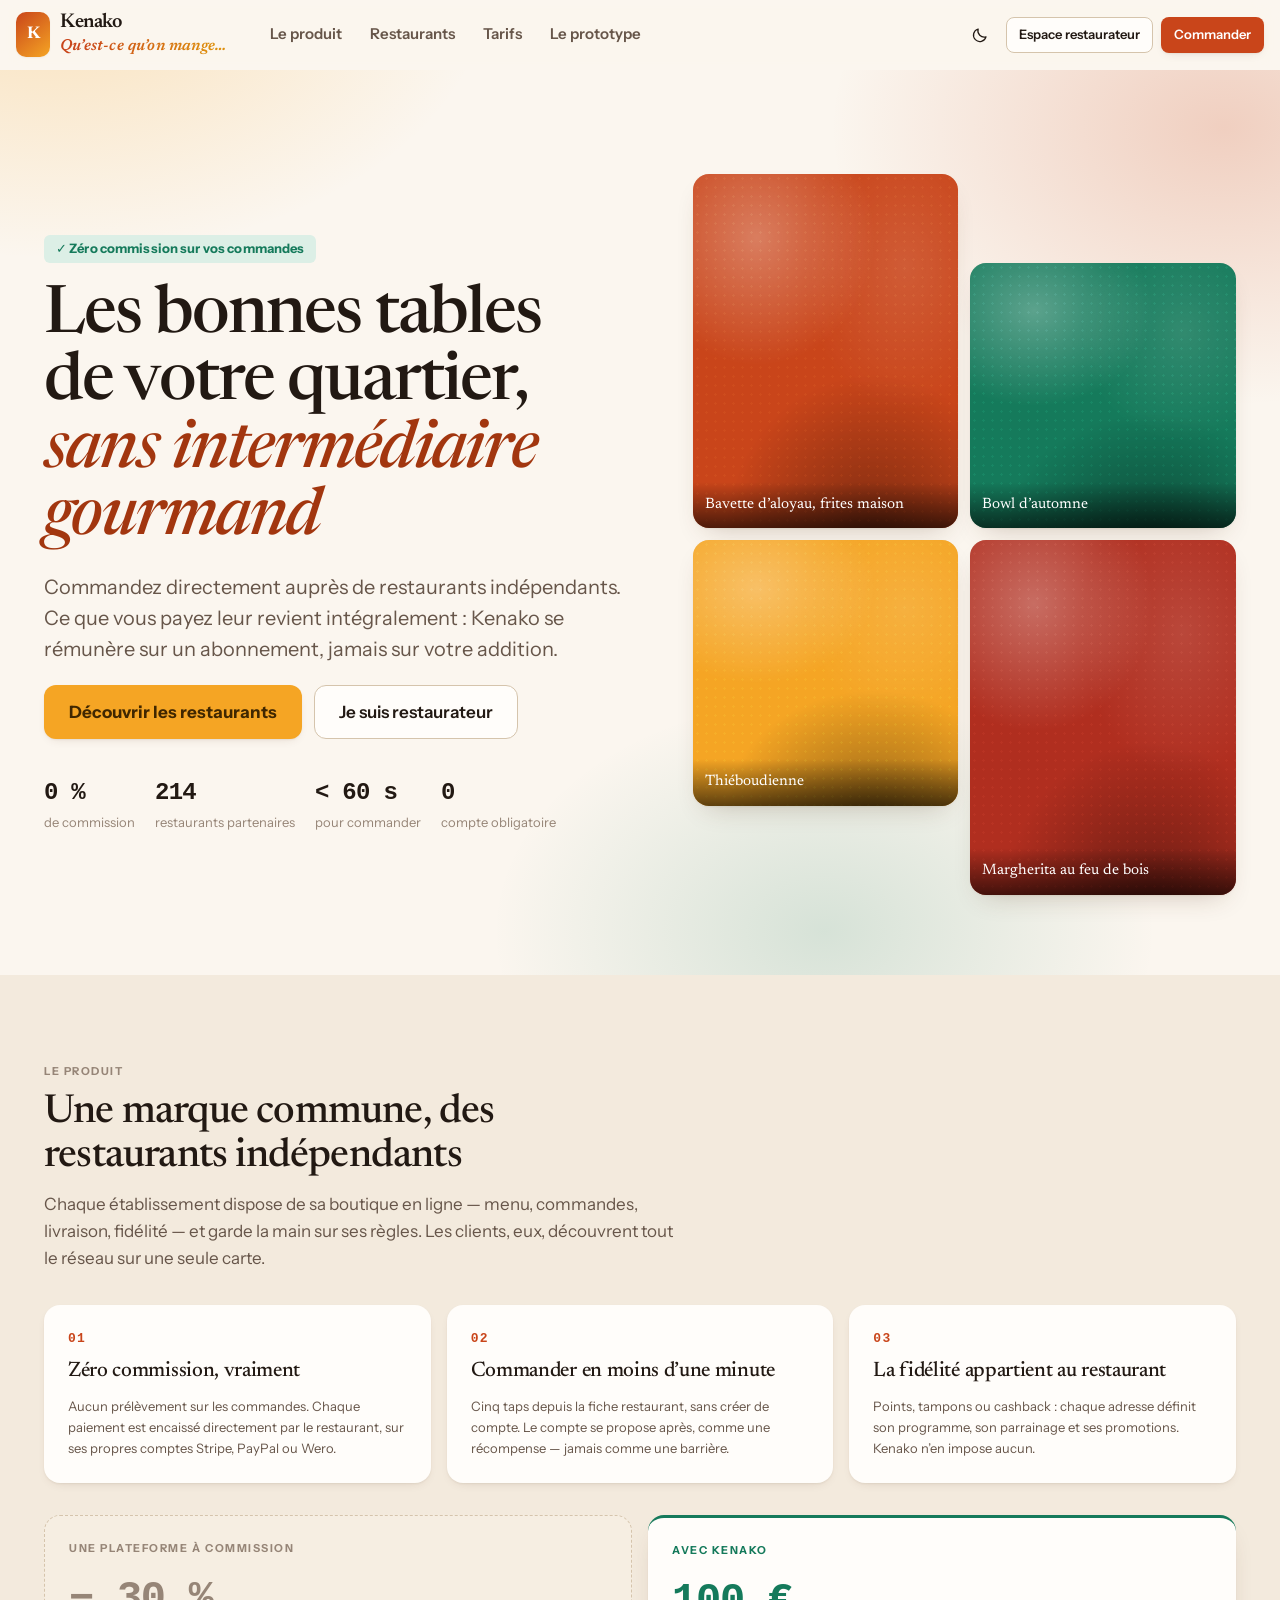
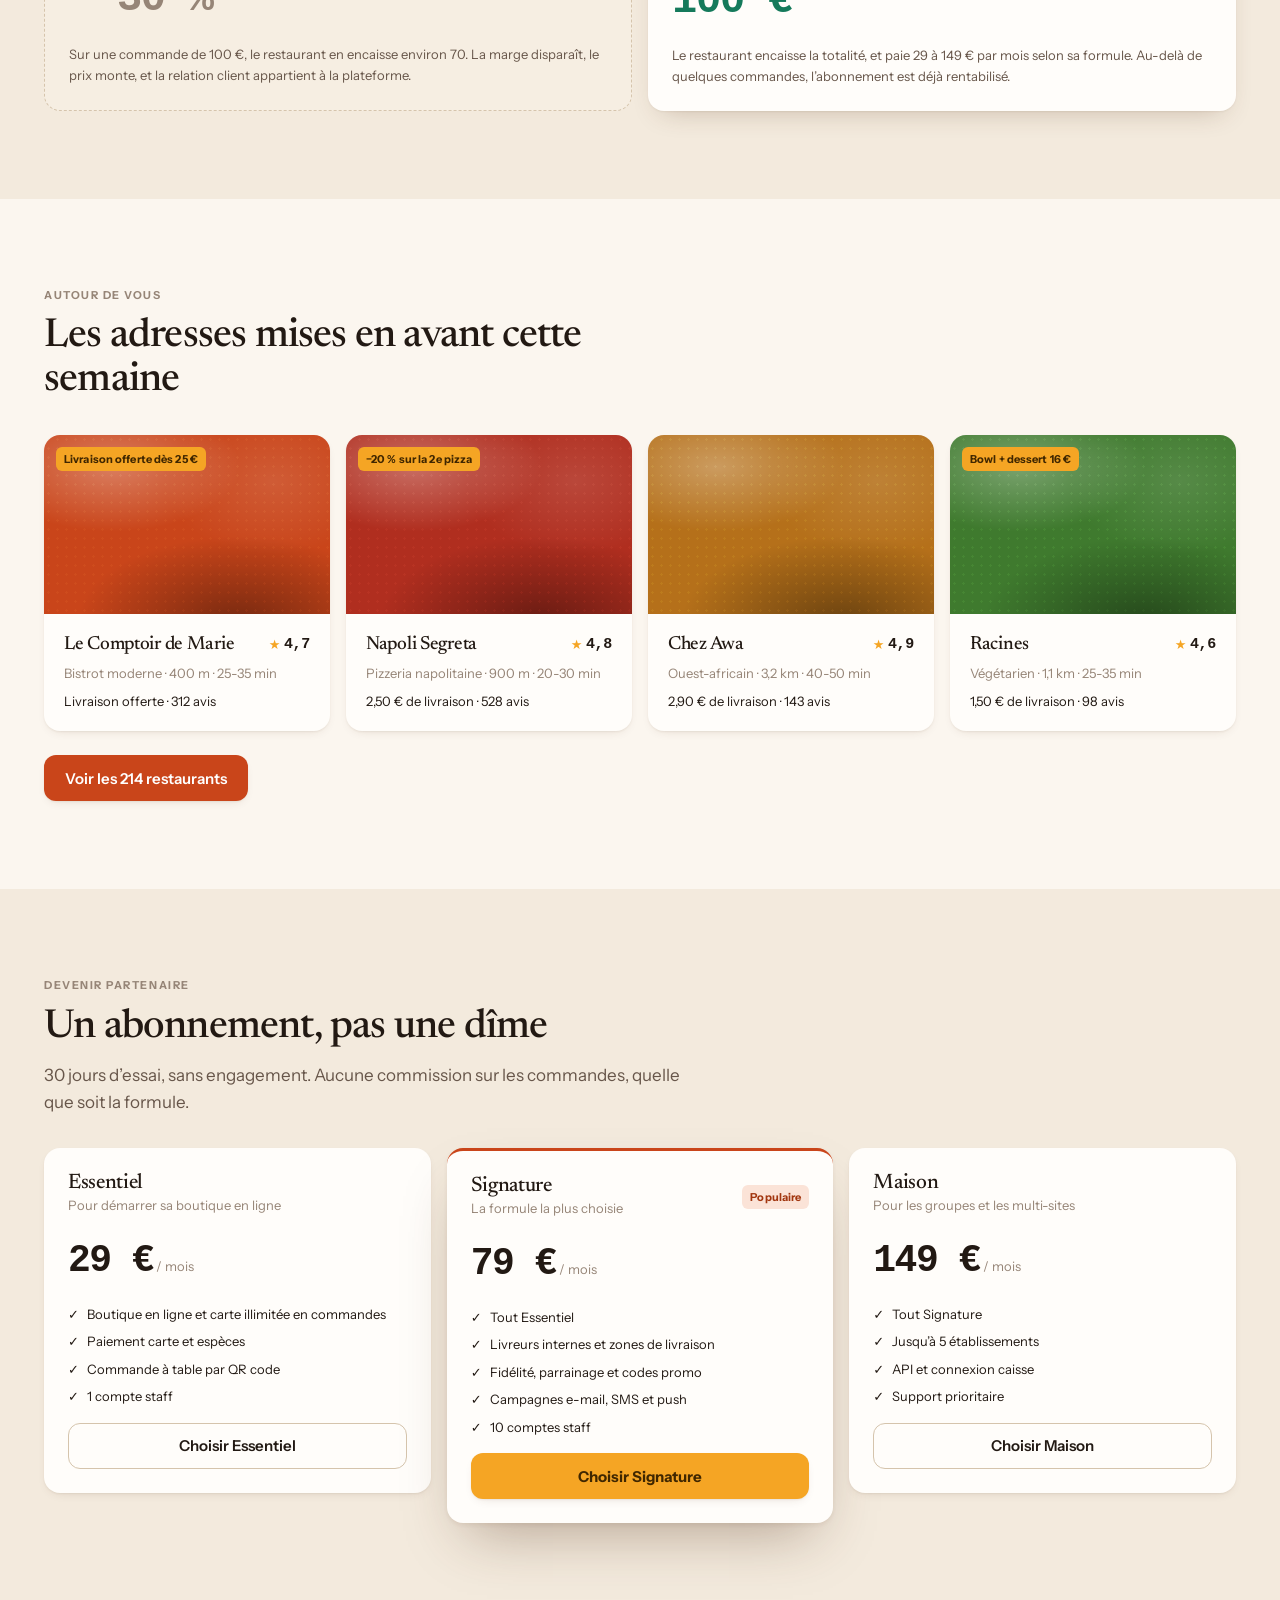
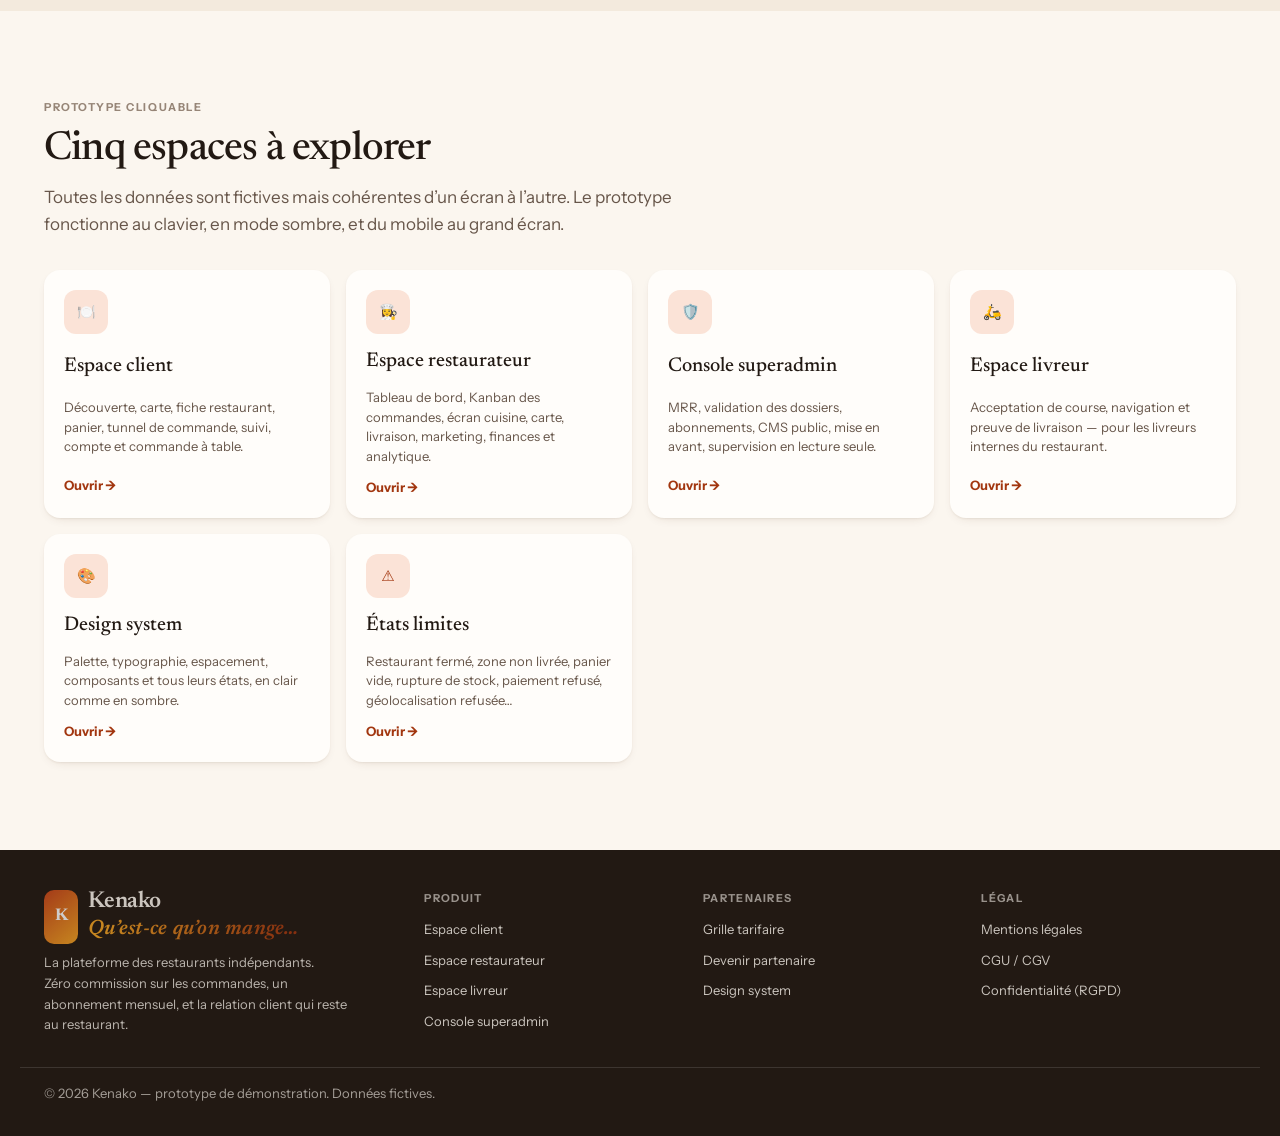
<file: index.html>
<!doctype html>
<html lang="fr" data-theme="light">
<head>
<meta charset="utf-8">
<meta name="viewport" content="width=device-width, initial-scale=1, viewport-fit=cover">
<meta name="theme-color" content="#FBF6EF">
<title>Kenako — les bonnes tables de votre quartier, sans commission</title>
<meta name="description" content="Kenako est la plateforme des restaurants indépendants : chaque établissement a sa boutique en ligne, garde 100 % de ses commandes et paie un simple abonnement mensuel.">

<meta property="og:title" content="Kenako — les bonnes tables de votre quartier, sans commission">
<meta property="og:description" content="Commandez directement auprès de restaurants indépendants. Ce que vous payez leur revient.">
<meta property="og:type" content="website">

<link rel="icon" href="assets/img/favicon.svg" type="image/svg+xml">
<link rel="manifest" href="manifest.webmanifest">

<link rel="preconnect" href="https://fonts.googleapis.com">
<link rel="preconnect" href="https://fonts.gstatic.com" crossorigin>
<link href="https://fonts.googleapis.com/css2?family=Newsreader:ital,opsz,wght@0,6..72,400;0,6..72,500;0,6..72,600;1,6..72,400&family=Instrument+Sans:ital,wght@0,400;0,500;0,600;0,700;1,400&display=swap" rel="stylesheet">

<link rel="stylesheet" href="assets/css/tokens.css">
<link rel="stylesheet" href="assets/css/base.css">
<link rel="stylesheet" href="assets/css/components.css">
<link rel="stylesheet" href="assets/css/layout.css">
<link rel="stylesheet" href="assets/css/client.css">
<link rel="stylesheet" href="assets/css/landing.css">

<script>
  (function () {
    try {
      var t = localStorage.getItem('kenako:theme');
      if (t !== 'light' && t !== 'dark') t = matchMedia('(prefers-color-scheme: dark)').matches ? 'dark' : 'light';
      document.documentElement.dataset.theme = t;
    } catch (e) { /* stockage indisponible */ }
  })();
</script>
</head>
<body>
<a class="skip-link" href="#main">Aller au contenu principal</a>

<header class="lp-nav">
  <a class="topbar__brand" href="index.html">
    <span class="logo-mark" aria-hidden="true">K</span>
    <span class="brand__text">
      <span class="brand__name">Kenako</span>
      <span class="brand-tagline">Qu’est-ce qu’on mange…</span>
    </span>
  </a>
  <nav class="lp-nav__links" aria-label="Sections du site">
    <a class="topbar__link" href="#produit">Le produit</a>
    <a class="topbar__link" href="#restaurants">Restaurants</a>
    <a class="topbar__link" href="#tarifs">Tarifs</a>
    <a class="topbar__link" href="#prototype">Le prototype</a>
  </nav>
  <div class="topbar__actions">
    <button type="button" class="btn btn--ghost btn--icon btn--sm lp-nav__desktop" data-act="toggle-theme" aria-label="Basculer le thème clair ou sombre">
      <svg class="theme-icon-light" viewBox="0 0 24 24" width="18" height="18" fill="none" stroke="currentColor" stroke-width="1.7" stroke-linecap="round" stroke-linejoin="round" aria-hidden="true"><path d="M20 14.5A8.5 8.5 0 0 1 9.5 4 8.5 8.5 0 1 0 20 14.5z"/></svg>
      <svg class="theme-icon-dark" viewBox="0 0 24 24" width="18" height="18" fill="none" stroke="currentColor" stroke-width="1.7" stroke-linecap="round" stroke-linejoin="round" aria-hidden="true"><circle cx="12" cy="12" r="4"/><path d="M12 2v2M12 20v2M2 12h2M20 12h2M4.9 4.9l1.5 1.5M17.6 17.6l1.5 1.5M19.1 4.9l-1.5 1.5M6.4 17.6l-1.5 1.5"/></svg>
    </button>
    <a class="btn btn--outline btn--sm lp-nav__desktop" href="restaurateur.html">Espace restaurateur</a>
    <a class="btn btn--primary btn--sm" href="client.html">Commander</a>
    <button type="button" class="btn btn--outline btn--icon btn--sm lp-nav__menu" data-act="open-menu"
      aria-label="Ouvrir le menu" aria-haspopup="dialog">
      <svg viewBox="0 0 24 24" width="20" height="20" fill="none" stroke="currentColor" stroke-width="1.8" stroke-linecap="round" aria-hidden="true">
        <path d="M4 7h16M4 12h16M4 17h16"/>
      </svg>
    </button>
  </div>
</header>

<main id="main">

  <!-- ------------------------------------------------------------ Hero -->
  <section class="hero">
    <div class="wrap hero__grid">
      <div class="stack" style="gap:var(--sp-5)">
        <span class="badge badge--lg badge--success" style="justify-self:start">✓ Zéro commission sur vos commandes</span>
        <h1 class="hero__title">Les bonnes tables de votre quartier,<br><em>sans intermédiaire gourmand</em></h1>
        <p class="hero__lead">
          Commandez directement auprès de restaurants indépendants. Ce que vous payez leur revient
          intégralement : Kenako se rémunère sur un abonnement, jamais sur votre addition.
        </p>
        <div class="hero__cta">
          <a class="btn btn--accent btn--lg" href="client.html">Découvrir les restaurants</a>
          <a class="btn btn--outline btn--lg" href="restaurateur.html">Je suis restaurateur</a>
        </div>
        <div class="hero__proof">
          <div><strong>0 %</strong><span class="tiny dim">de commission</span></div>
          <div><strong>214</strong><span class="tiny dim">restaurants partenaires</span></div>
          <div><strong>&lt; 60 s</strong><span class="tiny dim">pour commander</span></div>
          <div><strong>0</strong><span class="tiny dim">compte obligatoire</span></div>
        </div>
      </div>

      <div class="collage" aria-hidden="true">
        <div class="thumb" style="--tint:#C9451A"><span class="thumb__label">Bavette d’aloyau, frites maison</span></div>
        <div class="thumb" style="--tint:#157A5B"><span class="thumb__label">Bowl d’automne</span></div>
        <div class="thumb" style="--tint:#F5A524"><span class="thumb__label">Thiéboudienne</span></div>
        <div class="thumb" style="--tint:#B02E1F"><span class="thumb__label">Margherita au feu de bois</span></div>
      </div>
    </div>
  </section>

  <!-- --------------------------------------------------------- Produit -->
  <section class="lp-section lp-section--sunk" id="produit">
    <div class="wrap">
      <div class="lp-head">
        <span class="eyebrow">Le produit</span>
        <h2 class="lp-head__title">Une marque commune, des restaurants indépendants</h2>
        <p class="lead">
          Chaque établissement dispose de sa boutique en ligne — menu, commandes, livraison, fidélité —
          et garde la main sur ses règles. Les clients, eux, découvrent tout le réseau sur une seule carte.
        </p>
      </div>

      <div class="grid grid--3">
        <article class="value-card">
          <span class="value-card__num">01</span>
          <h3 class="value-card__title">Zéro commission, vraiment</h3>
          <p class="tiny muted" style="line-height:1.6">
            Aucun prélèvement sur les commandes. Chaque paiement est encaissé directement par le restaurant,
            sur ses propres comptes Stripe, PayPal ou Wero.
          </p>
        </article>
        <article class="value-card">
          <span class="value-card__num">02</span>
          <h3 class="value-card__title">Commander en moins d’une minute</h3>
          <p class="tiny muted" style="line-height:1.6">
            Cinq taps depuis la fiche restaurant, sans créer de compte. Le compte se propose après,
            comme une récompense — jamais comme une barrière.
          </p>
        </article>
        <article class="value-card">
          <span class="value-card__num">03</span>
          <h3 class="value-card__title">La fidélité appartient au restaurant</h3>
          <p class="tiny muted" style="line-height:1.6">
            Points, tampons ou cashback : chaque adresse définit son programme, son parrainage
            et ses promotions. Kenako n’en impose aucun.
          </p>
        </article>
      </div>

      <div class="compare" style="margin-top:var(--sp-8)">
        <div class="compare__col compare__col--them">
          <span class="eyebrow">Une plateforme à commission</span>
          <p class="compare__amount" style="color:var(--ink-3)">− 30 %</p>
          <p class="tiny muted" style="line-height:1.6">
            Sur une commande de 100 €, le restaurant en encaisse environ 70. La marge disparaît,
            le prix monte, et la relation client appartient à la plateforme.
          </p>
        </div>
        <div class="compare__col compare__col--us">
          <span class="eyebrow" style="color:var(--herb)">Avec Kenako</span>
          <p class="compare__amount" style="color:var(--herb)">100 €</p>
          <p class="tiny muted" style="line-height:1.6">
            Le restaurant encaisse la totalité, et paie 29 à 149 € par mois selon sa formule.
            Au-delà de quelques commandes, l’abonnement est déjà rentabilisé.
          </p>
        </div>
      </div>
    </div>
  </section>

  <!-- ----------------------------------------------------- Restaurants -->
  <section class="lp-section" id="restaurants">
    <div class="wrap">
      <div class="lp-head">
        <span class="eyebrow">Autour de vous</span>
        <h2 class="lp-head__title">Les adresses mises en avant cette semaine</h2>
      </div>
      <div class="grid grid--cards" id="featured-restaurants"></div>
      <div style="margin-top:var(--sp-6)">
        <a class="btn btn--primary" href="client.html">Voir les 214 restaurants</a>
      </div>
    </div>
  </section>

  <!-- ---------------------------------------------------------- Tarifs -->
  <section class="lp-section lp-section--sunk" id="tarifs">
    <div class="wrap">
      <div class="lp-head">
        <span class="eyebrow">Devenir partenaire</span>
        <h2 class="lp-head__title">Un abonnement, pas une dîme</h2>
        <p class="lead">30 jours d’essai, sans engagement. Aucune commission sur les commandes, quelle que soit la formule.</p>
      </div>

      <div class="plan-grid">
        <article class="plan">
          <div>
            <h3 class="value-card__title">Essentiel</h3>
            <p class="tiny dim">Pour démarrer sa boutique en ligne</p>
          </div>
          <p><span class="plan__price">29 €</span><span class="tiny dim"> / mois</span></p>
          <ul class="plan__list">
            <li><span aria-hidden="true">✓</span> Boutique en ligne et carte illimitée en commandes</li>
            <li><span aria-hidden="true">✓</span> Paiement carte et espèces</li>
            <li><span aria-hidden="true">✓</span> Commande à table par QR code</li>
            <li><span aria-hidden="true">✓</span> 1 compte staff</li>
          </ul>
          <a class="btn btn--outline btn--block" href="restaurateur.html#/inscription">Choisir Essentiel</a>
        </article>

        <article class="plan plan--featured">
          <div class="between">
            <div>
              <h3 class="value-card__title">Signature</h3>
              <p class="tiny dim">La formule la plus choisie</p>
            </div>
            <span class="badge badge--primary">Populaire</span>
          </div>
          <p><span class="plan__price">79 €</span><span class="tiny dim"> / mois</span></p>
          <ul class="plan__list">
            <li><span aria-hidden="true">✓</span> Tout Essentiel</li>
            <li><span aria-hidden="true">✓</span> Livreurs internes et zones de livraison</li>
            <li><span aria-hidden="true">✓</span> Fidélité, parrainage et codes promo</li>
            <li><span aria-hidden="true">✓</span> Campagnes e-mail, SMS et push</li>
            <li><span aria-hidden="true">✓</span> 10 comptes staff</li>
          </ul>
          <a class="btn btn--accent btn--block" href="restaurateur.html#/inscription">Choisir Signature</a>
        </article>

        <article class="plan">
          <div>
            <h3 class="value-card__title">Maison</h3>
            <p class="tiny dim">Pour les groupes et les multi-sites</p>
          </div>
          <p><span class="plan__price">149 €</span><span class="tiny dim"> / mois</span></p>
          <ul class="plan__list">
            <li><span aria-hidden="true">✓</span> Tout Signature</li>
            <li><span aria-hidden="true">✓</span> Jusqu’à 5 établissements</li>
            <li><span aria-hidden="true">✓</span> API et connexion caisse</li>
            <li><span aria-hidden="true">✓</span> Support prioritaire</li>
          </ul>
          <a class="btn btn--outline btn--block" href="restaurateur.html#/inscription">Choisir Maison</a>
        </article>
      </div>
    </div>
  </section>

  <!-- ------------------------------------------------------- Prototype -->
  <section class="lp-section" id="prototype">
    <div class="wrap">
      <div class="lp-head">
        <span class="eyebrow">Prototype cliquable</span>
        <h2 class="lp-head__title">Cinq espaces à explorer</h2>
        <p class="lead">
          Toutes les données sont fictives mais cohérentes d’un écran à l’autre.
          Le prototype fonctionne au clavier, en mode sombre, et du mobile au grand écran.
        </p>
      </div>

      <div class="grid grid--cards">
        <a class="space-card" href="client.html">
          <span class="space-card__icon" aria-hidden="true">🍽️</span>
          <span class="space-card__title">Espace client</span>
          <span class="tiny muted">Découverte, carte, fiche restaurant, panier, tunnel de commande, suivi, compte et commande à table.</span>
          <span class="space-card__go">Ouvrir →</span>
        </a>
        <a class="space-card" href="restaurateur.html">
          <span class="space-card__icon" aria-hidden="true">👩‍🍳</span>
          <span class="space-card__title">Espace restaurateur</span>
          <span class="tiny muted">Tableau de bord, Kanban des commandes, écran cuisine, carte, livraison, marketing, finances et analytique.</span>
          <span class="space-card__go">Ouvrir →</span>
        </a>
        <a class="space-card" href="superadmin.html">
          <span class="space-card__icon" aria-hidden="true">🛡️</span>
          <span class="space-card__title">Console superadmin</span>
          <span class="tiny muted">MRR, validation des dossiers, abonnements, CMS public, mise en avant, supervision en lecture seule.</span>
          <span class="space-card__go">Ouvrir →</span>
        </a>
        <a class="space-card" href="livreur.html">
          <span class="space-card__icon" aria-hidden="true">🛵</span>
          <span class="space-card__title">Espace livreur</span>
          <span class="tiny muted">Acceptation de course, navigation et preuve de livraison — pour les livreurs internes du restaurant.</span>
          <span class="space-card__go">Ouvrir →</span>
        </a>
        <a class="space-card" href="design-system.html">
          <span class="space-card__icon" aria-hidden="true">🎨</span>
          <span class="space-card__title">Design system</span>
          <span class="tiny muted">Palette, typographie, espacement, composants et tous leurs états, en clair comme en sombre.</span>
          <span class="space-card__go">Ouvrir →</span>
        </a>
        <a class="space-card" href="client.html#/etats">
          <span class="space-card__icon" aria-hidden="true">⚠️</span>
          <span class="space-card__title">États limites</span>
          <span class="tiny muted">Restaurant fermé, zone non livrée, panier vide, rupture de stock, paiement refusé, géolocalisation refusée…</span>
          <span class="space-card__go">Ouvrir →</span>
        </a>
      </div>
    </div>
  </section>
</main>

<footer class="lp-footer">
  <div class="wrap lp-footer__grid">
    <div class="stack-sm">
      <a class="brand" href="index.html" style="color:inherit;text-decoration:none">
        <span class="logo-mark" aria-hidden="true">K</span>
        <span class="brand__text">
          <span class="brand__name" style="font-size:23px">Kenako</span>
          <span class="brand-tagline brand-tagline--lg">Qu’est-ce qu’on mange…</span>
        </span>
      </a>
      <p class="tiny" style="opacity:.7;line-height:1.6;max-width:34ch">
        La plateforme des restaurants indépendants. Zéro commission sur les commandes,
        un abonnement mensuel, et la relation client qui reste au restaurant.
      </p>
    </div>
    <div>
      <p class="lp-footer__title">Produit</p>
      <ul class="stack-sm">
        <li><a href="client.html">Espace client</a></li>
        <li><a href="restaurateur.html">Espace restaurateur</a></li>
        <li><a href="livreur.html">Espace livreur</a></li>
        <li><a href="superadmin.html">Console superadmin</a></li>
      </ul>
    </div>
    <div>
      <p class="lp-footer__title">Partenaires</p>
      <ul class="stack-sm">
        <li><a href="#tarifs">Grille tarifaire</a></li>
        <li><a href="restaurateur.html#/inscription">Devenir partenaire</a></li>
        <li><a href="design-system.html">Design system</a></li>
      </ul>
    </div>
    <div>
      <p class="lp-footer__title">Légal</p>
      <ul class="stack-sm">
        <li><a href="#">Mentions légales</a></li>
        <li><a href="#">CGU / CGV</a></li>
        <li><a href="#">Confidentialité (RGPD)</a></li>
      </ul>
    </div>
  </div>
  <div class="wrap" style="margin-top:var(--sp-8);padding-top:var(--sp-4);border-top:1px solid rgba(255,255,255,.12)">
    <p class="tiny" style="opacity:.6">© <span id="year">2026</span> Kenako — prototype de démonstration. Données fictives.</p>
  </div>
</footer>

<script type="module" src="assets/js/landing.js"></script>
</body>
</html>
</file>
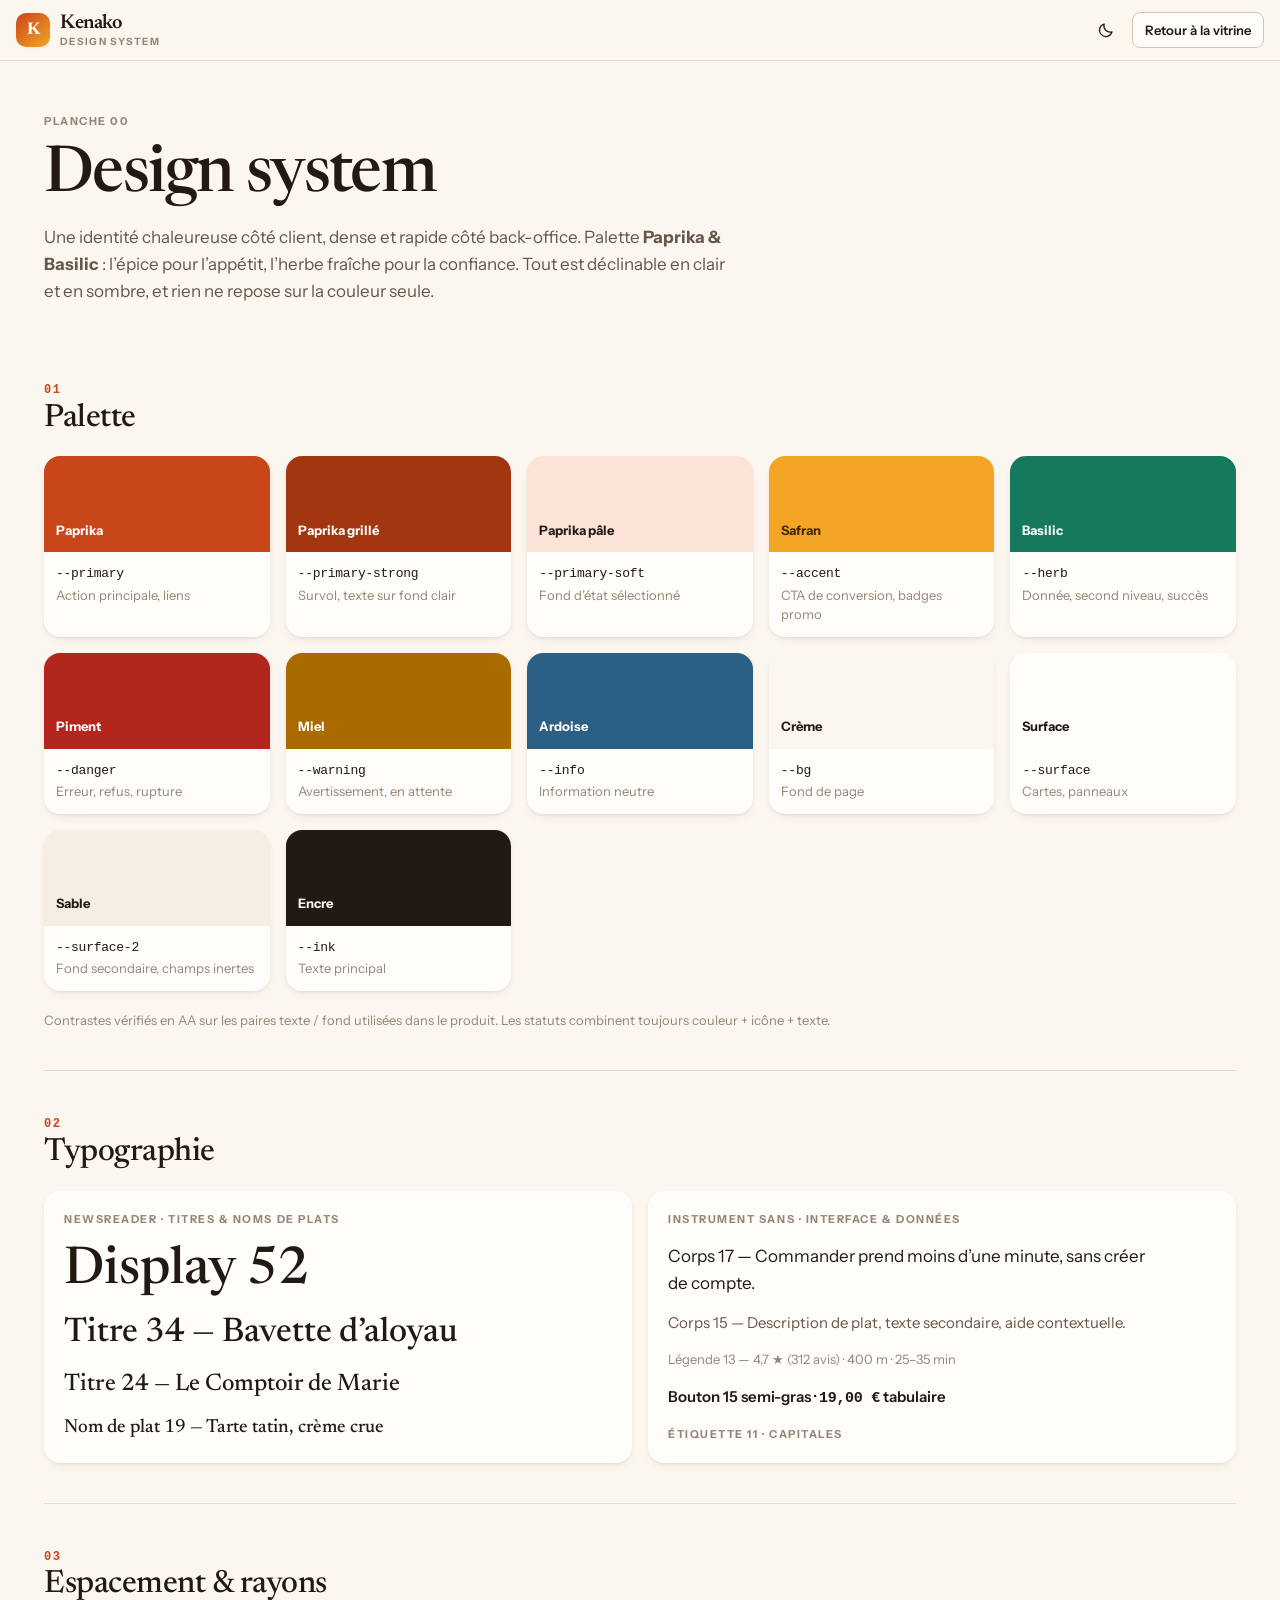
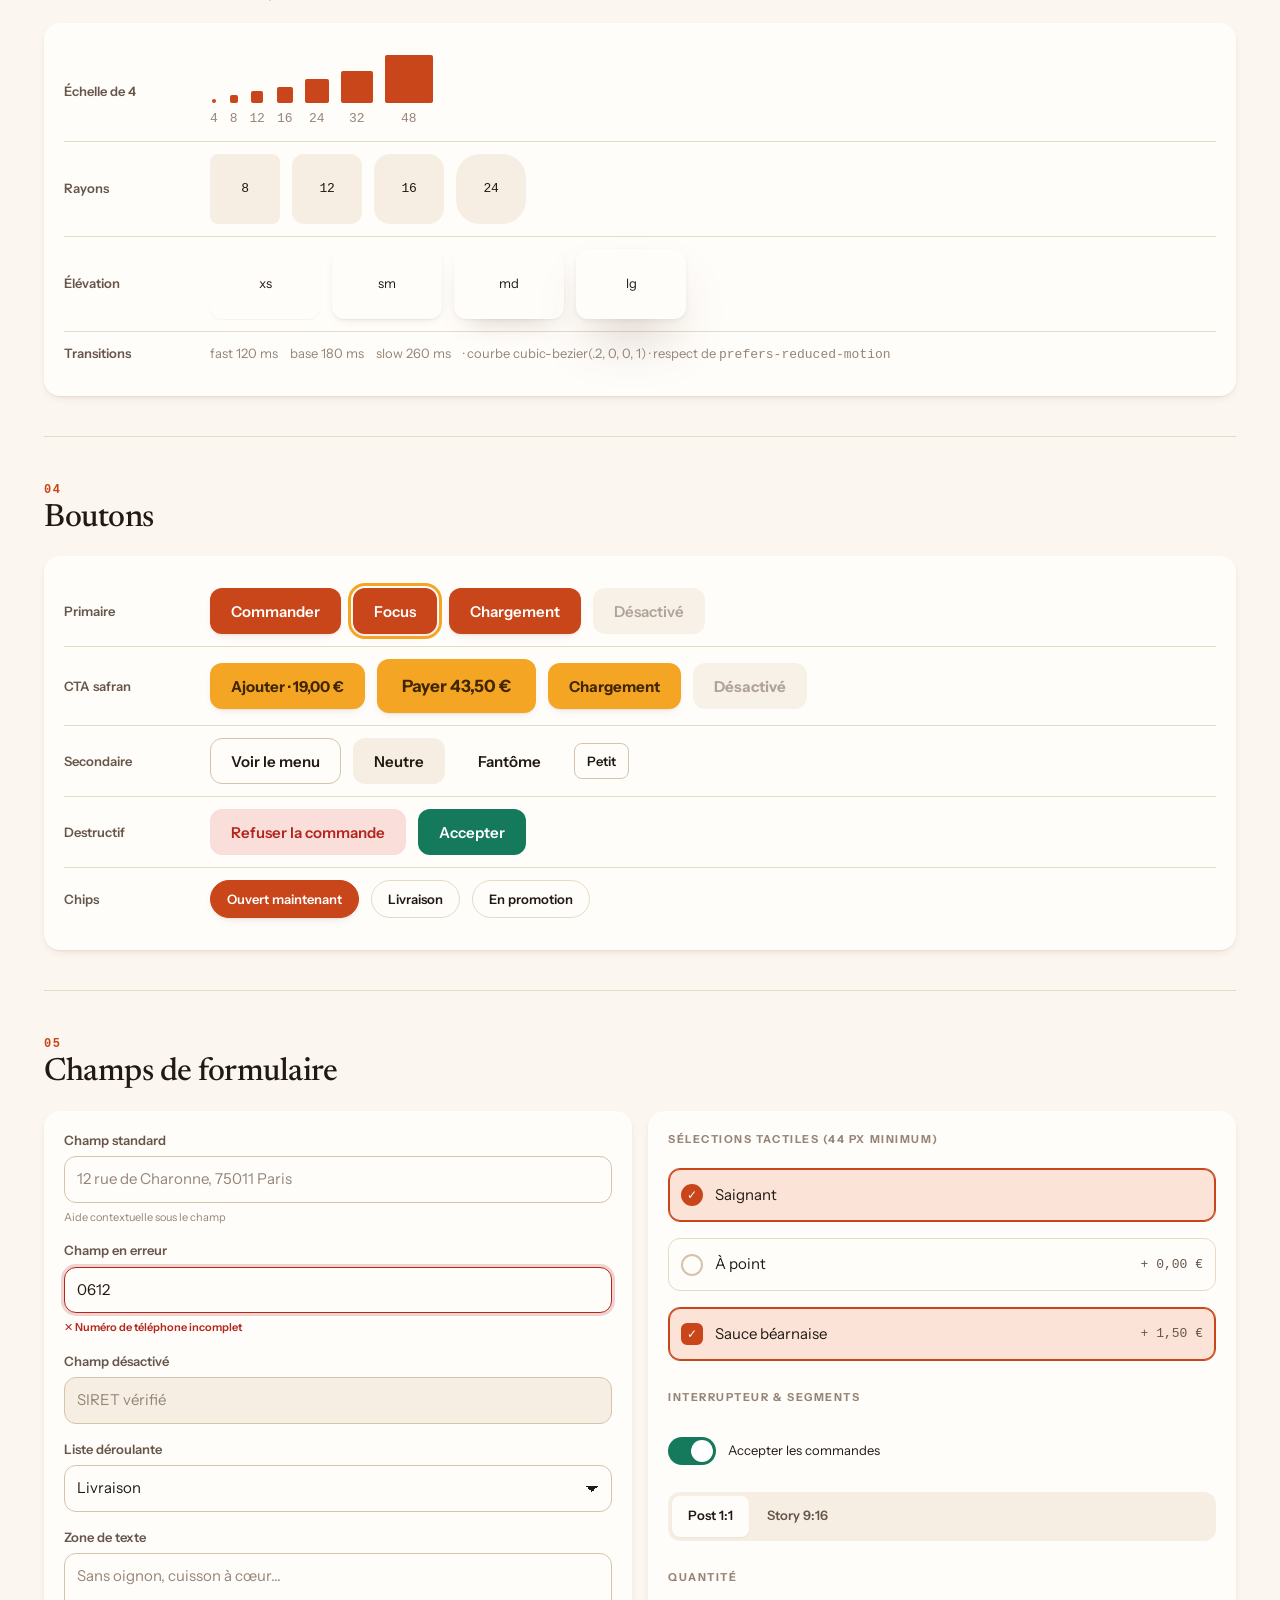
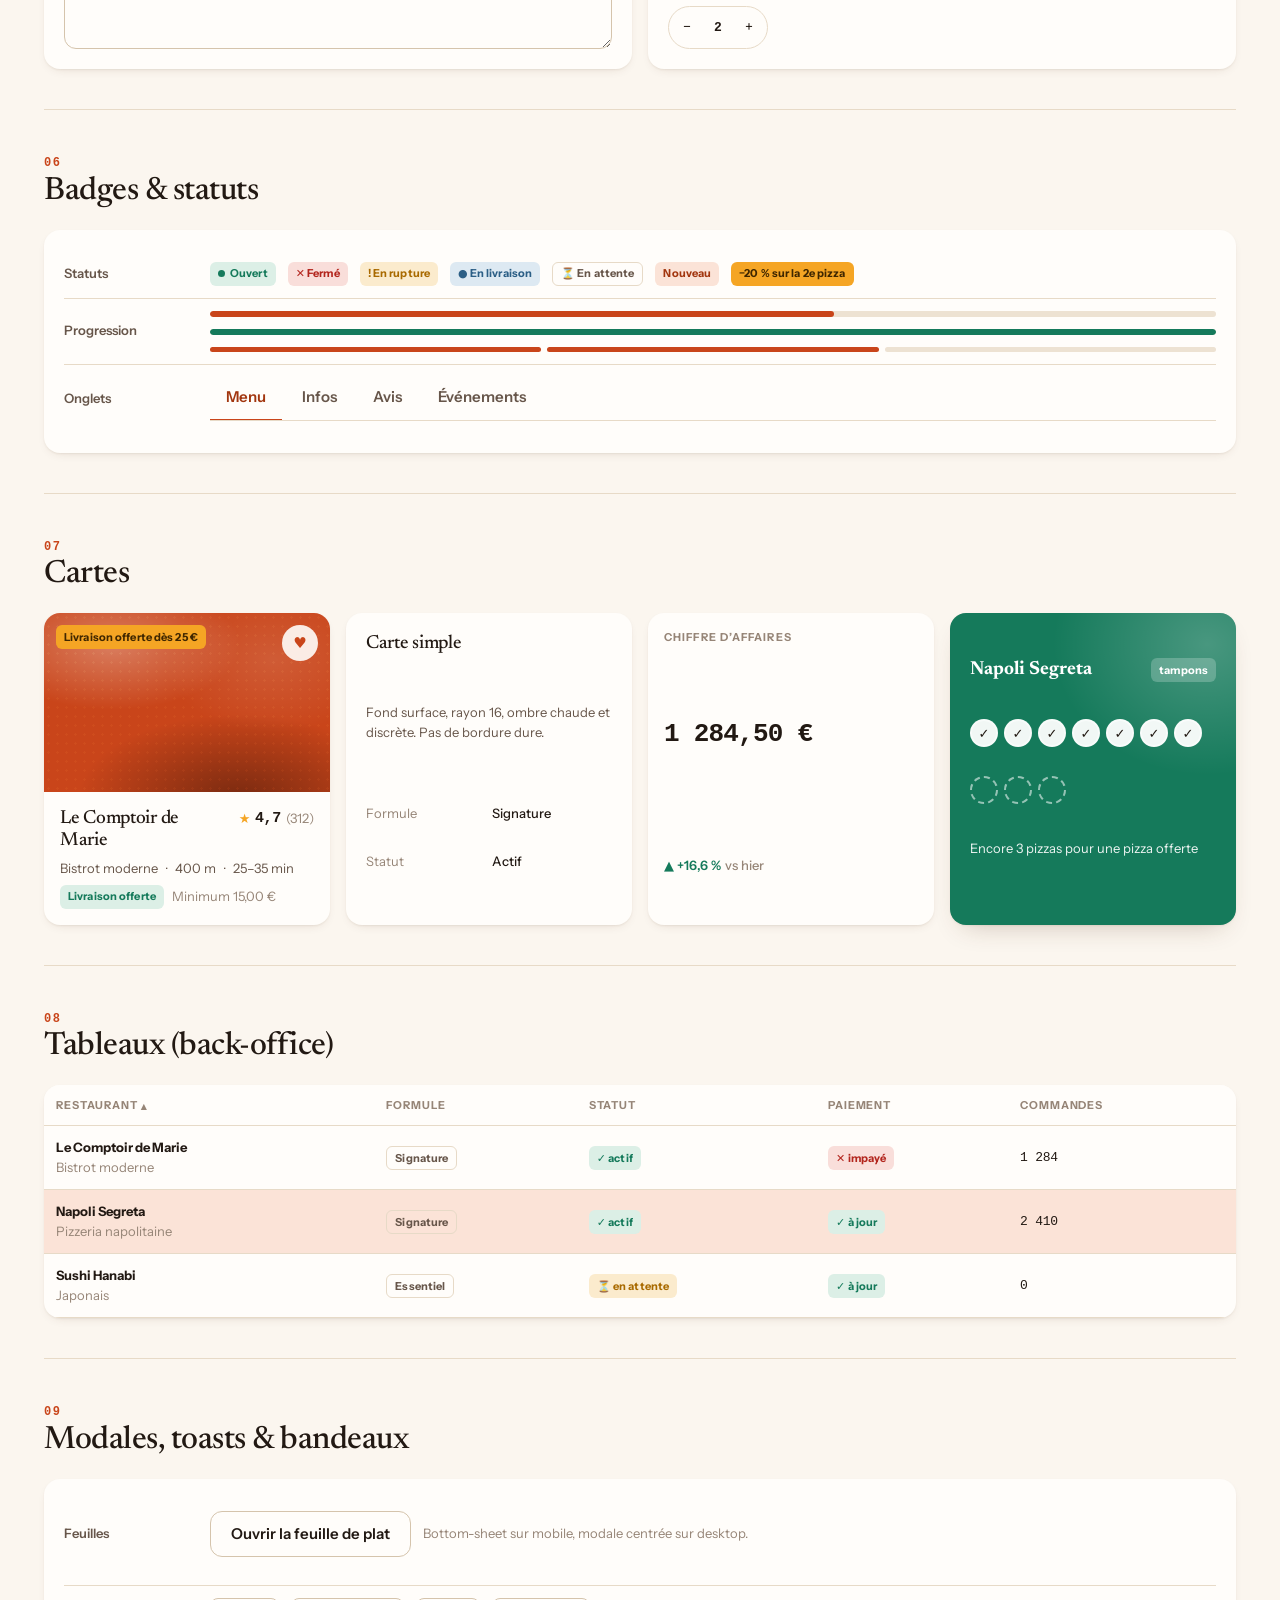
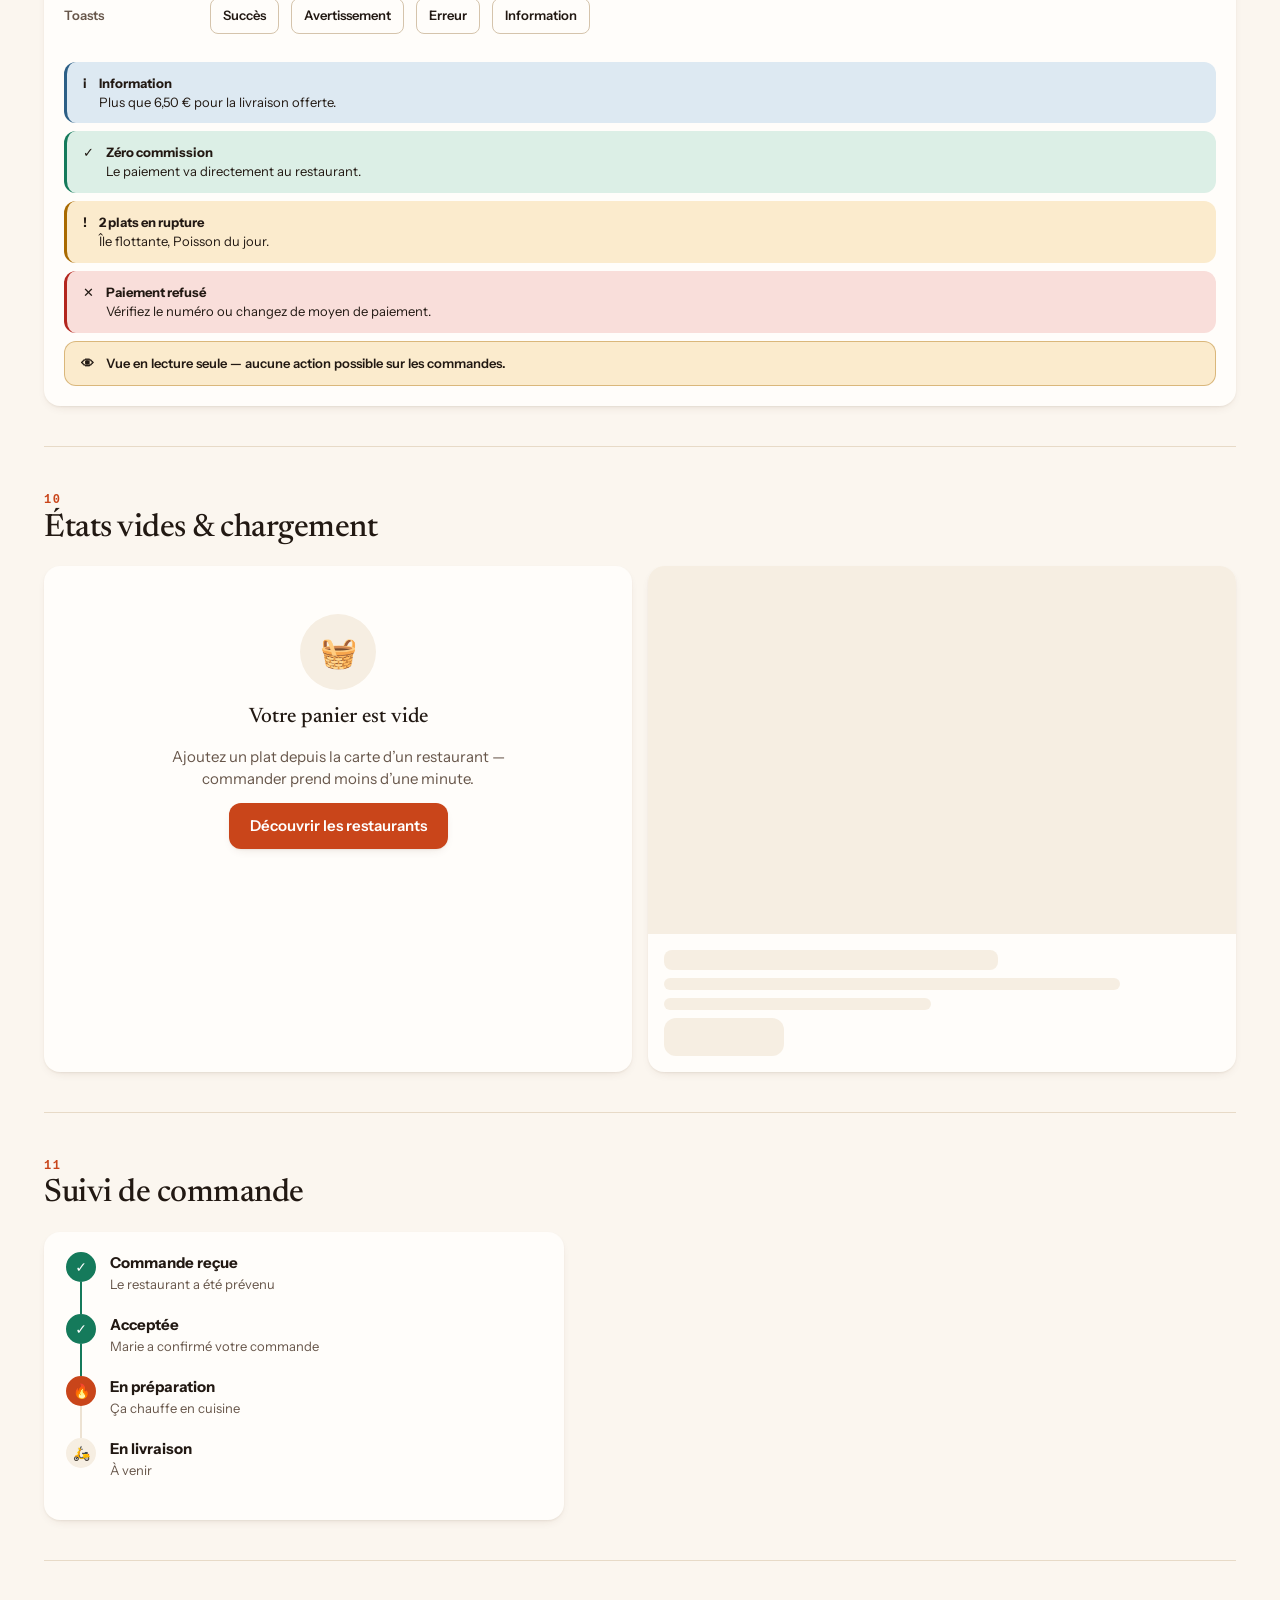
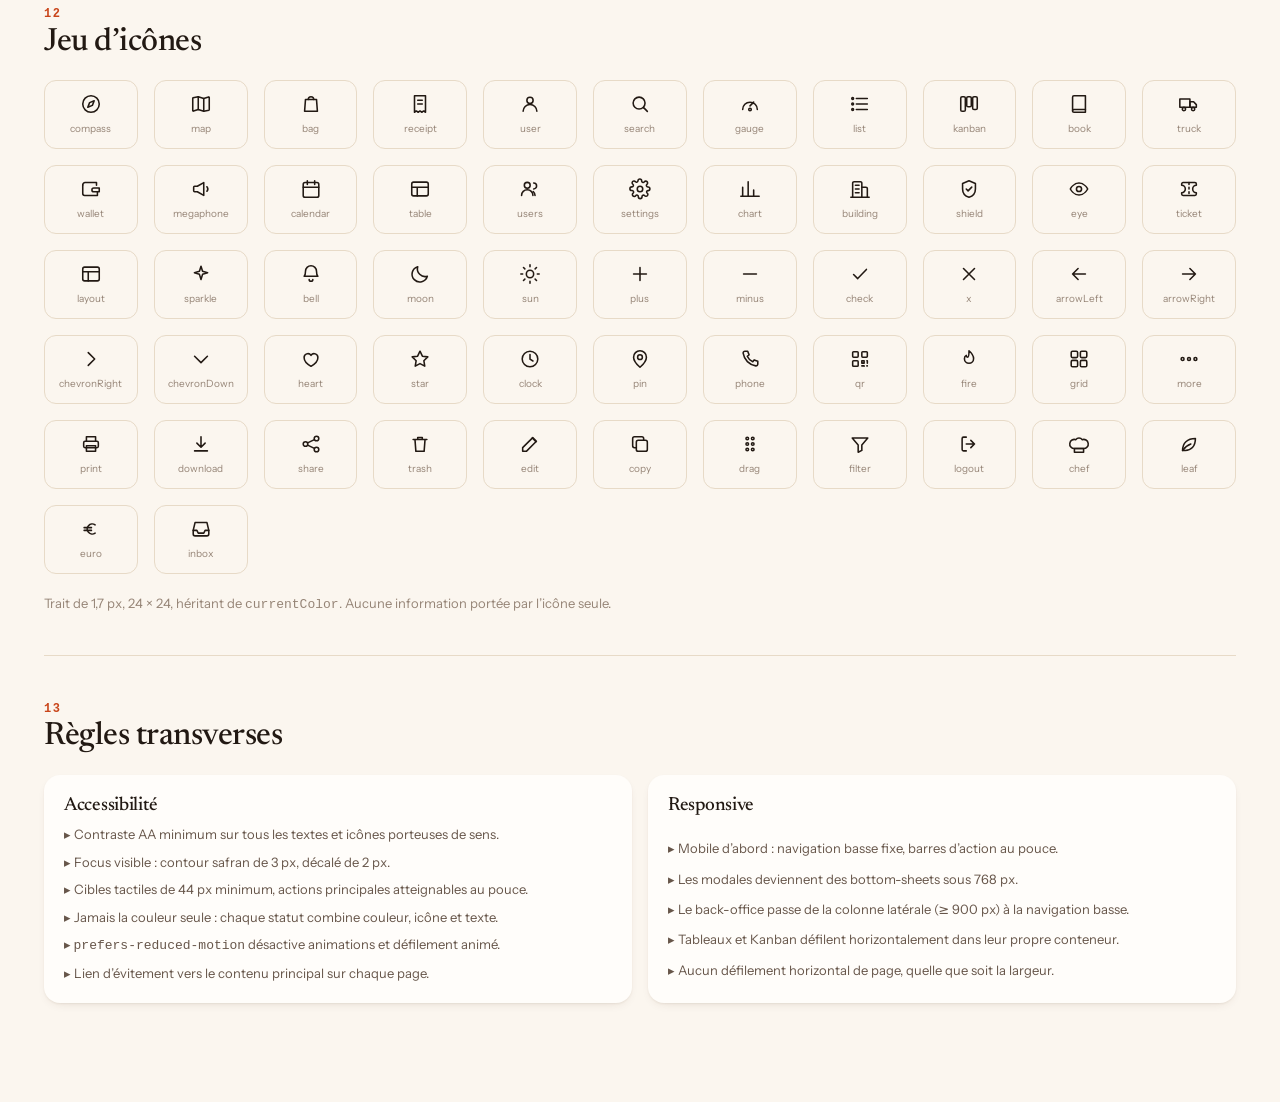
<file: design-system.html>
<!doctype html>
<html lang="fr" data-theme="light">
<head>
<meta charset="utf-8">
<meta name="viewport" content="width=device-width, initial-scale=1, viewport-fit=cover">
<meta name="theme-color" content="#FBF6EF">
<title>Kenako · Design system</title>
<meta name="description" content="Palette, typographie, espacement, composants et états du prototype Kenako.">

<link rel="icon" href="assets/img/favicon.svg" type="image/svg+xml">

<link rel="preconnect" href="https://fonts.googleapis.com">
<link rel="preconnect" href="https://fonts.gstatic.com" crossorigin>
<link href="https://fonts.googleapis.com/css2?family=Newsreader:ital,opsz,wght@0,6..72,400;0,6..72,500;0,6..72,600;1,6..72,400&family=Instrument+Sans:ital,wght@0,400;0,500;0,600;0,700;1,400&display=swap" rel="stylesheet">

<link rel="stylesheet" href="assets/css/tokens.css">
<link rel="stylesheet" href="assets/css/base.css">
<link rel="stylesheet" href="assets/css/components.css">
<link rel="stylesheet" href="assets/css/layout.css">
<link rel="stylesheet" href="assets/css/client.css">
<link rel="stylesheet" href="assets/css/backoffice.css">
<link rel="stylesheet" href="assets/css/landing.css">

<style>
  .ds-section { display: grid; gap: var(--sp-5); padding: var(--sp-10) 0; border-top: 1px solid var(--line); }
  .ds-section:first-of-type { border-top: 0; }
  .ds-title { font-family: var(--font-display); font-size: clamp(22px, 3.2vw, 32px); font-weight: 500; }
  .ds-num { font-family: var(--font-mono); font-size: 12px; color: var(--primary); font-weight: 700; letter-spacing: .12em; }
  .ds-grid { display: grid; gap: var(--sp-4); grid-template-columns: repeat(auto-fill, minmax(min(100%, 190px), 1fr)); }
  .ds-row { display: grid; grid-template-columns: 130px 1fr; gap: var(--sp-4); align-items: center; padding: var(--sp-3) 0; border-top: 1px solid var(--line); }
  .ds-row:first-child { border-top: 0; }
  .ds-row__label { font-size: var(--fs-sm); font-weight: 600; color: var(--ink-2); }
  .ds-row__items { display: flex; flex-wrap: wrap; gap: var(--sp-3); align-items: center; }
  .ds-box { background: var(--surface); border-radius: var(--r-lg); box-shadow: var(--shadow-sm); padding: var(--sp-5); }
  @media (max-width: 600px) { .ds-row { grid-template-columns: 1fr; gap: var(--sp-2); } }
</style>

<script>
  (function () {
    try {
      var t = localStorage.getItem('kenako:theme');
      if (t !== 'light' && t !== 'dark') t = matchMedia('(prefers-color-scheme: dark)').matches ? 'dark' : 'light';
      document.documentElement.dataset.theme = t;
    } catch (e) { /* stockage indisponible */ }
  })();
</script>
</head>
<body>
<a class="skip-link" href="#main">Aller au contenu principal</a>

<header class="lp-nav is-stuck">
  <a class="topbar__brand" href="index.html">
    <span class="logo-mark" aria-hidden="true">K</span>
    <span class="brand__text">
      <span class="brand__name">Kenako</span>
      <span class="brand__sub">Design system</span>
    </span>
  </a>
  <div class="topbar__actions">
    <button type="button" class="btn btn--ghost btn--icon btn--sm" data-act="toggle-theme" aria-label="Basculer le thème clair ou sombre">
      <svg class="theme-icon-light" viewBox="0 0 24 24" width="18" height="18" fill="none" stroke="currentColor" stroke-width="1.7" stroke-linecap="round" stroke-linejoin="round" aria-hidden="true"><path d="M20 14.5A8.5 8.5 0 0 1 9.5 4 8.5 8.5 0 1 0 20 14.5z"/></svg>
      <svg class="theme-icon-dark" viewBox="0 0 24 24" width="18" height="18" fill="none" stroke="currentColor" stroke-width="1.7" stroke-linecap="round" stroke-linejoin="round" aria-hidden="true"><circle cx="12" cy="12" r="4"/><path d="M12 2v2M12 20v2M2 12h2M20 12h2M4.9 4.9l1.5 1.5M17.6 17.6l1.5 1.5M19.1 4.9l-1.5 1.5M6.4 17.6l-1.5 1.5"/></svg>
    </button>
    <a class="btn btn--outline btn--sm" href="index.html">Retour à la vitrine</a>
  </div>
</header>

<main id="main" class="wrap" style="padding-bottom:var(--sp-16)">

  <header style="padding:var(--sp-12) 0 var(--sp-8)">
    <span class="eyebrow">Planche 00</span>
    <h1 class="display" style="margin-top:var(--sp-3)">Design system</h1>
    <p class="lead" style="margin-top:var(--sp-4);max-width:62ch">
      Une identité chaleureuse côté client, dense et rapide côté back-office.
      Palette <strong>Paprika &amp; Basilic</strong> : l’épice pour l’appétit, l’herbe fraîche pour la confiance.
      Tout est déclinable en clair et en sombre, et rien ne repose sur la couleur seule.
    </p>
  </header>

  <!-- 01 Palette -->
  <section class="ds-section">
    <div><span class="ds-num">01</span><h2 class="ds-title">Palette</h2></div>
    <div class="ds-grid" id="palette"></div>
    <p class="tiny dim">
      Contrastes vérifiés en AA sur les paires texte / fond utilisées dans le produit.
      Les statuts combinent toujours couleur + icône + texte.
    </p>
  </section>

  <!-- 02 Typographie -->
  <section class="ds-section">
    <div><span class="ds-num">02</span><h2 class="ds-title">Typographie</h2></div>
    <div class="grid grid--2">
      <div class="ds-box stack">
        <span class="eyebrow">Newsreader · titres &amp; noms de plats</span>
        <div class="serif" style="font-size:52px;line-height:1">Display 52</div>
        <div class="serif" style="font-size:34px;line-height:1.1">Titre 34 — Bavette d’aloyau</div>
        <div class="serif" style="font-size:24px;line-height:1.2">Titre 24 — Le Comptoir de Marie</div>
        <div class="serif" style="font-size:19px;line-height:1.3">Nom de plat 19 — Tarte tatin, crème crue</div>
      </div>
      <div class="ds-box stack">
        <span class="eyebrow">Instrument Sans · interface &amp; données</span>
        <p style="font-size:17px;line-height:1.55">Corps 17 — Commander prend moins d’une minute, sans créer de compte.</p>
        <p class="muted" style="font-size:15px">Corps 15 — Description de plat, texte secondaire, aide contextuelle.</p>
        <p class="tiny dim">Légende 13 — 4,7 ★ (312 avis) · 400 m · 25–35 min</p>
        <p style="font-size:15px;font-weight:600">Bouton 15 semi-gras · <span class="num">19,00 €</span> tabulaire</p>
        <p class="eyebrow">Étiquette 11 · capitales</p>
      </div>
    </div>
  </section>

  <!-- 03 Espacement & rayons -->
  <section class="ds-section">
    <div><span class="ds-num">03</span><h2 class="ds-title">Espacement &amp; rayons</h2></div>
    <div class="ds-box">
      <div class="ds-row">
        <span class="ds-row__label">Échelle de 4</span>
        <div class="ds-row__items" style="align-items:flex-end">
          <div style="display:grid;gap:6px;justify-items:center"><div style="width:4px;height:4px;background:var(--primary);border-radius:2px"></div><span class="tiny dim num">4</span></div>
          <div style="display:grid;gap:6px;justify-items:center"><div style="width:8px;height:8px;background:var(--primary);border-radius:2px"></div><span class="tiny dim num">8</span></div>
          <div style="display:grid;gap:6px;justify-items:center"><div style="width:12px;height:12px;background:var(--primary);border-radius:2px"></div><span class="tiny dim num">12</span></div>
          <div style="display:grid;gap:6px;justify-items:center"><div style="width:16px;height:16px;background:var(--primary);border-radius:2px"></div><span class="tiny dim num">16</span></div>
          <div style="display:grid;gap:6px;justify-items:center"><div style="width:24px;height:24px;background:var(--primary);border-radius:2px"></div><span class="tiny dim num">24</span></div>
          <div style="display:grid;gap:6px;justify-items:center"><div style="width:32px;height:32px;background:var(--primary);border-radius:2px"></div><span class="tiny dim num">32</span></div>
          <div style="display:grid;gap:6px;justify-items:center"><div style="width:48px;height:48px;background:var(--primary);border-radius:2px"></div><span class="tiny dim num">48</span></div>
        </div>
      </div>
      <div class="ds-row">
        <span class="ds-row__label">Rayons</span>
        <div class="ds-row__items">
          <div class="center" style="width:70px;height:70px;border-radius:8px;background:var(--surface-2)"><span class="tiny num">8</span></div>
          <div class="center" style="width:70px;height:70px;border-radius:12px;background:var(--surface-2)"><span class="tiny num">12</span></div>
          <div class="center" style="width:70px;height:70px;border-radius:16px;background:var(--surface-2)"><span class="tiny num">16</span></div>
          <div class="center" style="width:70px;height:70px;border-radius:24px;background:var(--surface-2)"><span class="tiny num">24</span></div>
        </div>
      </div>
      <div class="ds-row">
        <span class="ds-row__label">Élévation</span>
        <div class="ds-row__items">
          <div class="center" style="width:110px;height:70px;border-radius:12px;background:var(--surface);box-shadow:var(--shadow-xs)"><span class="tiny">xs</span></div>
          <div class="center" style="width:110px;height:70px;border-radius:12px;background:var(--surface);box-shadow:var(--shadow-sm)"><span class="tiny">sm</span></div>
          <div class="center" style="width:110px;height:70px;border-radius:12px;background:var(--surface);box-shadow:var(--shadow-md)"><span class="tiny">md</span></div>
          <div class="center" style="width:110px;height:70px;border-radius:12px;background:var(--surface);box-shadow:var(--shadow-lg)"><span class="tiny">lg</span></div>
        </div>
      </div>
      <div class="ds-row">
        <span class="ds-row__label">Transitions</span>
        <div class="ds-row__items tiny dim">
          <span>fast 120 ms</span><span>base 180 ms</span><span>slow 260 ms</span>
          <span>· courbe cubic-bezier(.2, 0, 0, 1) · respect de <code>prefers-reduced-motion</code></span>
        </div>
      </div>
    </div>
  </section>

  <!-- 04 Boutons -->
  <section class="ds-section">
    <div><span class="ds-num">04</span><h2 class="ds-title">Boutons</h2></div>
    <div class="ds-box">
      <div class="ds-row">
        <span class="ds-row__label">Primaire</span>
        <div class="ds-row__items">
          <button class="btn btn--primary">Commander</button>
          <button class="btn btn--primary" style="outline:3px solid var(--accent);outline-offset:2px">Focus</button>
          <button class="btn btn--primary" data-act="demo-loading">Chargement</button>
          <button class="btn btn--primary" disabled>Désactivé</button>
        </div>
      </div>
      <div class="ds-row">
        <span class="ds-row__label">CTA safran</span>
        <div class="ds-row__items">
          <button class="btn btn--accent">Ajouter · 19,00 €</button>
          <button class="btn btn--accent btn--lg">Payer 43,50 €</button>
          <button class="btn btn--accent" data-act="demo-loading">Chargement</button>
          <button class="btn btn--accent" disabled>Désactivé</button>
        </div>
      </div>
      <div class="ds-row">
        <span class="ds-row__label">Secondaire</span>
        <div class="ds-row__items">
          <button class="btn btn--outline">Voir le menu</button>
          <button class="btn">Neutre</button>
          <button class="btn btn--ghost">Fantôme</button>
          <button class="btn btn--sm btn--outline">Petit</button>
        </div>
      </div>
      <div class="ds-row">
        <span class="ds-row__label">Destructif</span>
        <div class="ds-row__items">
          <button class="btn btn--danger">Refuser la commande</button>
          <button class="btn btn--success">Accepter</button>
        </div>
      </div>
      <div class="ds-row">
        <span class="ds-row__label">Chips</span>
        <div class="ds-row__items">
          <button class="chip" data-act="demo-chip" aria-pressed="true">Ouvert maintenant</button>
          <button class="chip" data-act="demo-chip" aria-pressed="false">Livraison</button>
          <button class="chip" data-act="demo-chip" aria-pressed="false">En promotion</button>
        </div>
      </div>
    </div>
  </section>

  <!-- 05 Champs -->
  <section class="ds-section">
    <div><span class="ds-num">05</span><h2 class="ds-title">Champs de formulaire</h2></div>
    <div class="grid grid--2">
      <div class="ds-box stack">
        <label class="field"><span class="field__label">Champ standard</span>
          <input class="input" placeholder="12 rue de Charonne, 75011 Paris">
          <span class="field__hint">Aide contextuelle sous le champ</span></label>
        <label class="field"><span class="field__label">Champ en erreur</span>
          <input class="input" value="0612" aria-invalid="true">
          <span class="field__error">✕ Numéro de téléphone incomplet</span></label>
        <label class="field"><span class="field__label">Champ désactivé</span>
          <input class="input" value="SIRET vérifié" disabled></label>
        <label class="field"><span class="field__label">Liste déroulante</span>
          <select class="select"><option>Livraison</option><option>À emporter</option><option>Sur place</option></select></label>
        <label class="field"><span class="field__label">Zone de texte</span>
          <textarea class="textarea" rows="3" placeholder="Sans oignon, cuisson à cœur…"></textarea></label>
      </div>
      <div class="ds-box stack">
        <span class="eyebrow">Sélections tactiles (44 px minimum)</span>
        <button type="button" class="option" role="radio" aria-checked="true" data-act="demo-switch">
          <span class="option__mark">✓</span><span>Saignant</span></button>
        <button type="button" class="option" role="radio" aria-checked="false" data-act="demo-switch">
          <span class="option__mark"></span><span>À point</span><span class="option__price">+ 0,00 €</span></button>
        <button type="button" class="option" role="checkbox" aria-checked="true" data-act="demo-switch">
          <span class="option__mark option__mark--box">✓</span><span>Sauce béarnaise</span><span class="option__price">+ 1,50 €</span></button>

        <span class="eyebrow" style="margin-top:var(--sp-3)">Interrupteur &amp; segments</span>
        <button type="button" class="switch" role="switch" aria-checked="true" data-act="demo-switch">
          <span class="switch__track"></span><span class="tiny">Accepter les commandes</span></button>
        <div class="segmented">
          <button type="button" class="segmented__item" aria-selected="true">Post 1:1</button>
          <button type="button" class="segmented__item" aria-selected="false">Story 9:16</button>
        </div>

        <span class="eyebrow" style="margin-top:var(--sp-3)">Quantité</span>
        <div class="qty" style="justify-self:start">
          <button class="qty__btn" aria-label="Diminuer">−</button>
          <span class="qty__value">2</span>
          <button class="qty__btn" aria-label="Augmenter">+</button>
        </div>
      </div>
    </div>
  </section>

  <!-- 06 Badges & statuts -->
  <section class="ds-section">
    <div><span class="ds-num">06</span><h2 class="ds-title">Badges &amp; statuts</h2></div>
    <div class="ds-box">
      <div class="ds-row">
        <span class="ds-row__label">Statuts</span>
        <div class="ds-row__items">
          <span class="badge badge--success"><span class="badge__dot"></span>Ouvert</span>
          <span class="badge badge--danger">✕ Fermé</span>
          <span class="badge badge--warning">! En rupture</span>
          <span class="badge badge--info">● En livraison</span>
          <span class="badge badge--outline">⏳ En attente</span>
          <span class="badge badge--primary">Nouveau</span>
          <span class="badge badge--accent">−20 % sur la 2e pizza</span>
        </div>
      </div>
      <div class="ds-row">
        <span class="ds-row__label">Progression</span>
        <div class="ds-row__items" style="flex-direction:column;align-items:stretch;gap:var(--sp-3)">
          <div class="progress"><div class="progress__bar" style="width:62%"></div></div>
          <div class="progress progress--success"><div class="progress__bar" style="width:100%"></div></div>
          <div class="steps"><span class="steps__item is-done"></span><span class="steps__item is-done"></span><span class="steps__item"></span></div>
        </div>
      </div>
      <div class="ds-row">
        <span class="ds-row__label">Onglets</span>
        <div class="tabs" style="width:100%">
          <button class="tab" data-act="demo-tab" aria-selected="true">Menu</button>
          <button class="tab" data-act="demo-tab" aria-selected="false">Infos</button>
          <button class="tab" data-act="demo-tab" aria-selected="false">Avis</button>
          <button class="tab" data-act="demo-tab" aria-selected="false">Événements</button>
        </div>
      </div>
    </div>
  </section>

  <!-- 07 Cartes -->
  <section class="ds-section">
    <div><span class="ds-num">07</span><h2 class="ds-title">Cartes</h2></div>
    <div class="grid grid--cards">
      <article class="card card--hover resto-card">
        <div class="thumb resto-card__media" style="--tint:#C9451A">
          <div class="resto-card__flags"><span class="badge badge--accent">Livraison offerte dès 25 €</span></div>
        </div>
        <button type="button" class="resto-card__fav is-on" aria-pressed="true" aria-label="Retirer des favoris">♥</button>
        <div class="resto-card__body">
          <div class="between" style="align-items:flex-start">
            <h3 class="resto-card__name">Le Comptoir de Marie</h3>
            <span class="row" style="gap:5px;flex-shrink:0"><span class="stars">★</span><span class="num strong">4,7</span><span class="tiny dim">(312)</span></span>
          </div>
          <p class="resto-card__meta"><span>Bistrot moderne</span><span>·</span><span>400 m</span><span>·</span><span>25–35 min</span></p>
          <p class="resto-card__meta"><span class="badge badge--success">Livraison offerte</span><span class="tiny dim">Minimum 15,00 €</span></p>
        </div>
      </article>

      <article class="card card--pad stack-sm">
        <h3 class="card__title">Carte simple</h3>
        <p class="tiny muted">Fond surface, rayon 16, ombre chaude et discrète. Pas de bordure dure.</p>
        <dl class="kv"><dt>Formule</dt><dd>Signature</dd><dt>Statut</dt><dd>Actif</dd></dl>
      </article>

      <article class="stat">
        <span class="stat__label">Chiffre d’affaires</span>
        <span class="stat__value">1 284,50 €</span>
        <span class="stat__delta stat__delta--up">▲ +16,6 % <span class="dim" style="font-weight:500">vs hier</span></span>
      </article>

      <article class="loyalty-card" style="--tint:#157A5B">
        <div class="between" style="position:relative;z-index:1">
          <strong style="font-family:var(--font-display);font-size:19px">Napoli Segreta</strong>
          <span class="badge" style="background:rgba(255,255,255,.22);color:#fff">tampons</span>
        </div>
        <div class="stamps">
          <span class="stamp is-on">✓</span><span class="stamp is-on">✓</span><span class="stamp is-on">✓</span>
          <span class="stamp is-on">✓</span><span class="stamp is-on">✓</span><span class="stamp is-on">✓</span>
          <span class="stamp is-on">✓</span><span class="stamp"></span><span class="stamp"></span><span class="stamp"></span>
        </div>
        <p class="tiny" style="position:relative;z-index:1;opacity:.92">Encore 3 pizzas pour une pizza offerte</p>
      </article>
    </div>
  </section>

  <!-- 08 Tableaux -->
  <section class="ds-section">
    <div><span class="ds-num">08</span><h2 class="ds-title">Tableaux (back-office)</h2></div>
    <div class="card">
      <div class="table-wrap">
        <table class="table table--clickable">
          <thead><tr><th aria-sort="ascending">Restaurant</th><th>Formule</th><th>Statut</th><th>Paiement</th><th>Commandes</th></tr></thead>
          <tbody>
            <tr><td><strong>Le Comptoir de Marie</strong><br><span class="tiny dim">Bistrot moderne</span></td><td><span class="badge badge--outline">Signature</span></td><td><span class="badge badge--success">✓ actif</span></td><td><span class="badge badge--danger">✕ impayé</span></td><td class="num">1 284</td></tr>
            <tr class="is-selected"><td><strong>Napoli Segreta</strong><br><span class="tiny dim">Pizzeria napolitaine</span></td><td><span class="badge badge--outline">Signature</span></td><td><span class="badge badge--success">✓ actif</span></td><td><span class="badge badge--success">✓ à jour</span></td><td class="num">2 410</td></tr>
            <tr><td><strong>Sushi Hanabi</strong><br><span class="tiny dim">Japonais</span></td><td><span class="badge badge--outline">Essentiel</span></td><td><span class="badge badge--warning">⏳ en attente</span></td><td><span class="badge badge--success">✓ à jour</span></td><td class="num">0</td></tr>
          </tbody>
        </table>
      </div>
    </div>
  </section>

  <!-- 09 Modales, toasts, bandeaux -->
  <section class="ds-section">
    <div><span class="ds-num">09</span><h2 class="ds-title">Modales, toasts &amp; bandeaux</h2></div>
    <div class="ds-box stack">
      <div class="ds-row">
        <span class="ds-row__label">Feuilles</span>
        <div class="ds-row__items">
          <button class="btn btn--outline" data-act="demo-sheet">Ouvrir la feuille de plat</button>
          <span class="tiny dim">Bottom-sheet sur mobile, modale centrée sur desktop.</span>
        </div>
      </div>
      <div class="ds-row">
        <span class="ds-row__label">Toasts</span>
        <div class="ds-row__items">
          <button class="btn btn--sm btn--outline" data-act="demo-toast" data-tone="success">Succès</button>
          <button class="btn btn--sm btn--outline" data-act="demo-toast" data-tone="warning">Avertissement</button>
          <button class="btn btn--sm btn--outline" data-act="demo-toast" data-tone="danger">Erreur</button>
          <button class="btn btn--sm btn--outline" data-act="demo-toast" data-tone="info">Information</button>
        </div>
      </div>
      <div class="stack-sm">
        <div class="banner"><span class="banner__icon">i</span><span><strong class="banner__title">Information</strong>Plus que 6,50 € pour la livraison offerte.</span></div>
        <div class="banner banner--success"><span class="banner__icon">✓</span><span><strong class="banner__title">Zéro commission</strong>Le paiement va directement au restaurant.</span></div>
        <div class="banner banner--warning"><span class="banner__icon">!</span><span><strong class="banner__title">2 plats en rupture</strong>Île flottante, Poisson du jour.</span></div>
        <div class="banner banner--danger"><span class="banner__icon">✕</span><span><strong class="banner__title">Paiement refusé</strong>Vérifiez le numéro ou changez de moyen de paiement.</span></div>
        <div class="readonly-banner"><span aria-hidden="true">👁</span><span>Vue en lecture seule — aucune action possible sur les commandes.</span></div>
      </div>
    </div>
  </section>

  <!-- 10 États vides & chargement -->
  <section class="ds-section">
    <div><span class="ds-num">10</span><h2 class="ds-title">États vides &amp; chargement</h2></div>
    <div class="grid grid--2">
      <div class="card">
        <div class="empty">
          <div class="empty__art">🧺</div>
          <p class="empty__title">Votre panier est vide</p>
          <p class="empty__text">Ajoutez un plat depuis la carte d’un restaurant — commander prend moins d’une minute.</p>
          <a class="btn btn--primary" href="client.html">Découvrir les restaurants</a>
        </div>
      </div>
      <div class="card">
        <div class="skeleton skeleton--media" style="border-radius:0"></div>
        <div class="stack-sm" style="padding:var(--sp-4)">
          <div class="skeleton skeleton--title"></div>
          <div class="skeleton skeleton--text" style="width:82%"></div>
          <div class="skeleton skeleton--text" style="width:48%"></div>
          <div class="skeleton" style="height:38px;width:120px;border-radius:var(--r-md)"></div>
        </div>
      </div>
    </div>
  </section>

  <!-- 11 Timeline -->
  <section class="ds-section">
    <div><span class="ds-num">11</span><h2 class="ds-title">Suivi de commande</h2></div>
    <div class="card card--pad" style="max-width:520px">
      <div class="timeline">
        <div class="timeline__item is-done">
          <div class="timeline__rail"><span class="timeline__dot">✓</span><span class="timeline__line"></span></div>
          <div class="timeline__body"><p class="timeline__label">Commande reçue</p><p class="timeline__hint">Le restaurant a été prévenu</p></div>
        </div>
        <div class="timeline__item is-done">
          <div class="timeline__rail"><span class="timeline__dot">✓</span><span class="timeline__line"></span></div>
          <div class="timeline__body"><p class="timeline__label">Acceptée</p><p class="timeline__hint">Marie a confirmé votre commande</p></div>
        </div>
        <div class="timeline__item is-current">
          <div class="timeline__rail"><span class="timeline__dot">🔥</span><span class="timeline__line"></span></div>
          <div class="timeline__body"><p class="timeline__label">En préparation</p><p class="timeline__hint">Ça chauffe en cuisine</p></div>
        </div>
        <div class="timeline__item">
          <div class="timeline__rail"><span class="timeline__dot">🛵</span></div>
          <div class="timeline__body"><p class="timeline__label">En livraison</p><p class="timeline__hint">À venir</p></div>
        </div>
      </div>
    </div>
  </section>

  <!-- 12 Icônes -->
  <section class="ds-section">
    <div><span class="ds-num">12</span><h2 class="ds-title">Jeu d’icônes</h2></div>
    <div class="ds-grid" id="icon-grid" style="grid-template-columns:repeat(auto-fill,minmax(86px,1fr))"></div>
    <p class="tiny dim">Trait de 1,7 px, 24 × 24, héritant de <code>currentColor</code>. Aucune information portée par l’icône seule.</p>
  </section>

  <!-- 13 Accessibilité -->
  <section class="ds-section">
    <div><span class="ds-num">13</span><h2 class="ds-title">Règles transverses</h2></div>
    <div class="grid grid--2">
      <div class="ds-box stack-sm">
        <h3 class="card__title">Accessibilité</h3>
        <ul class="stack-sm tiny muted">
          <li>▸ Contraste AA minimum sur tous les textes et icônes porteuses de sens.</li>
          <li>▸ Focus visible : contour safran de 3 px, décalé de 2 px.</li>
          <li>▸ Cibles tactiles de 44 px minimum, actions principales atteignables au pouce.</li>
          <li>▸ Jamais la couleur seule : chaque statut combine couleur, icône et texte.</li>
          <li>▸ <code>prefers-reduced-motion</code> désactive animations et défilement animé.</li>
          <li>▸ Lien d’évitement vers le contenu principal sur chaque page.</li>
        </ul>
      </div>
      <div class="ds-box stack-sm">
        <h3 class="card__title">Responsive</h3>
        <ul class="stack-sm tiny muted">
          <li>▸ Mobile d’abord : navigation basse fixe, barres d’action au pouce.</li>
          <li>▸ Les modales deviennent des bottom-sheets sous 768 px.</li>
          <li>▸ Le back-office passe de la colonne latérale (≥ 900 px) à la navigation basse.</li>
          <li>▸ Tableaux et Kanban défilent horizontalement dans leur propre conteneur.</li>
          <li>▸ Aucun défilement horizontal de page, quelle que soit la largeur.</li>
        </ul>
      </div>
    </div>
  </section>
</main>

<script type="module" src="assets/js/design-system.js"></script>
</body>
</html>
</file>
<file: assets/css/tokens.css>
/* ==========================================================================
   Kenako — Design tokens
   Palette « Paprika & Basilic » : une chaleur d'épice pour l'appétit,
   un vert d'herbes fraîches pour la confiance. Aucun brun, aucun dégradé SaaS.
   ========================================================================== */

:root {
  color-scheme: light;

  /* --- Fonds & surfaces (neutres chauds, jamais de blanc pur) ------------ */
  --bg:            #FBF6EF;
  --bg-sunk:       #F3EADD;
  --surface:       #FFFDFA;
  --surface-2:     #F6EEE2;
  --surface-3:     #EDE2D2;
  --overlay:       rgba(34, 24, 18, .48);

  /* --- Encres ------------------------------------------------------------ */
  --ink:           #221913;
  --ink-2:         #67564A;
  --ink-3:         #968577;
  --ink-on-dark:   #FBF6EF;
  --line:          #E7DAC7;
  --line-strong:   #D5C4AC;

  /* --- Marque ------------------------------------------------------------ */
  --primary:       #C9451A;   /* Paprika — action principale */
  --primary-strong:#A2360F;   /* Paprika grillé — survol / texte */
  --primary-soft:  #FBE3D7;
  --primary-ring:  rgba(201, 69, 26, .28);

  --accent:        #F5A524;   /* Safran — CTA de conversion */
  --accent-strong: #DE8F0D;
  --accent-ink:    #402700;
  --accent-soft:   #FDEFD3;

  --herb:          #157A5B;   /* Basilic — donnée, pro, second niveau */
  --herb-soft:     #DCEFE6;

  /* --- Statuts (toujours couleur + icône + texte) ------------------------ */
  --success:       #157A5B;
  --success-soft:  #DCEFE6;
  --warning:       #A96A00;
  --warning-soft:  #FBEBCD;
  --danger:        #B3261E;
  --danger-soft:   #F9DEDA;
  --info:          #2C5F86;
  --info-soft:     #DDE9F2;

  /* --- Élévation (ombres chaudes, jamais de bordure dure) ---------------- */
  --shadow-xs: 0 1px 2px rgba(80, 45, 20, .06);
  --shadow-sm: 0 1px 2px rgba(80, 45, 20, .06), 0 4px 12px -6px rgba(80, 45, 20, .20);
  --shadow-md: 0 1px 2px rgba(80, 45, 20, .06), 0 12px 28px -14px rgba(80, 45, 20, .30);
  --shadow-lg: 0 2px 4px rgba(80, 45, 20, .07), 0 28px 56px -20px rgba(80, 45, 20, .38);
  --ring: 0 0 0 3px var(--primary-ring);

  /* --- Typographie ------------------------------------------------------- */
  --font-display: 'Newsreader', 'Iowan Old Style', Georgia, serif;
  --font-ui: 'Instrument Sans', system-ui, -apple-system, 'Segoe UI', Roboto, sans-serif;
  --font-mono: ui-monospace, 'SF Mono', 'Cascadia Mono', Menlo, monospace;

  --fs-display: clamp(38px, 6vw, 64px);
  --fs-h1: clamp(28px, 4.2vw, 40px);
  --fs-h2: clamp(22px, 3vw, 30px);
  --fs-h3: 20px;
  --fs-lg: 17px;
  --fs-md: 15px;
  --fs-sm: 13px;
  --fs-xs: 11px;

  /* --- Espacement (échelle 4) -------------------------------------------- */
  --sp-1: 4px;  --sp-2: 8px;  --sp-3: 12px; --sp-4: 16px;
  --sp-5: 20px; --sp-6: 24px; --sp-8: 32px; --sp-10: 40px;
  --sp-12: 48px; --sp-16: 64px;

  /* --- Rayons ------------------------------------------------------------ */
  --r-xs: 6px; --r-sm: 8px; --r-md: 12px; --r-lg: 16px; --r-xl: 24px; --r-full: 999px;

  /* --- Mouvement --------------------------------------------------------- */
  --t-fast: 120ms cubic-bezier(.2, 0, 0, 1);
  --t-base: 180ms cubic-bezier(.2, 0, 0, 1);
  --t-slow: 260ms cubic-bezier(.2, 0, 0, 1);

  /* --- Gabarits ---------------------------------------------------------- */
  --tap: 44px;                 /* cible tactile minimale */
  --topbar-h: 60px;
  --bottomnav-h: 62px;
  --sidebar-w: 244px;
  --content-max: 1240px;
  --safe-b: env(safe-area-inset-bottom, 0px);
}

/* ==========================================================================
   Mode sombre — le même produit, de nuit en cuisine
   ========================================================================== */
[data-theme='dark'] {
  color-scheme: dark;

  --bg:            #16110E;
  --bg-sunk:       #100C0A;
  --surface:       #201914;
  --surface-2:     #2A211B;
  --surface-3:     #362A22;
  --overlay:       rgba(0, 0, 0, .62);

  --ink:           #F7EFE5;
  --ink-2:         #C3B1A2;
  --ink-3:         #8E7E70;
  --ink-on-dark:   #F7EFE5;
  --line:          #3A2D25;
  --line-strong:   #4E3D32;

  --primary:       #FF7A45;
  --primary-strong:#FFA47D;
  --primary-soft:  #3E2015;
  --primary-ring:  rgba(255, 122, 69, .32);

  --accent:        #FFC15E;
  --accent-strong: #FFD489;
  --accent-ink:    #2A1A00;
  --accent-soft:   #3A2A0E;

  --herb:          #4FBC93;
  --herb-soft:     #16332A;

  --success:       #4FBC93;
  --success-soft:  #16332A;
  --warning:       #E0A94A;
  --warning-soft:  #38290F;
  --danger:        #F0776A;
  --danger-soft:   #3D1F1C;
  --info:          #85B3DC;
  --info-soft:     #1A2A38;

  --shadow-xs: 0 1px 2px rgba(0, 0, 0, .40);
  --shadow-sm: 0 1px 2px rgba(0, 0, 0, .40), 0 4px 12px -6px rgba(0, 0, 0, .60);
  --shadow-md: 0 1px 2px rgba(0, 0, 0, .40), 0 12px 28px -14px rgba(0, 0, 0, .70);
  --shadow-lg: 0 2px 4px rgba(0, 0, 0, .45), 0 28px 56px -20px rgba(0, 0, 0, .80);
}

/* La console superadmin assume une densité plus forte et un gris plus neutre. */
[data-surface='admin'] {
  --bg:        #F4F2EE;
  --bg-sunk:   #EAE7E1;
  --surface:   #FFFDFB;
  --surface-2: #F1EEE9;
  --surface-3: #E5E1DA;
  --line:      #DFDAD2;
  --fs-md: 14px;
}
[data-theme='dark'][data-surface='admin'] {
  --bg:        #131211;
  --bg-sunk:   #0D0C0B;
  --surface:   #1C1B1A;
  --surface-2: #252321;
  --surface-3: #302D2A;
  --line:      #332F2C;
}
</file>
<file: assets/css/base.css>
/* ==========================================================================
   Kenako — Reset & primitives typographiques
   ========================================================================== */

*, *::before, *::after { box-sizing: border-box; }

html { -webkit-text-size-adjust: 100%; scroll-behavior: smooth; }
@media (prefers-reduced-motion: reduce) {
  html { scroll-behavior: auto; }
  *, *::before, *::after {
    animation-duration: .01ms !important; animation-iteration-count: 1 !important;
    transition-duration: .01ms !important;
  }
}

body {
  margin: 0;
  min-height: 100vh;
  font-family: var(--font-ui);
  font-size: var(--fs-md);
  line-height: 1.5;
  color: var(--ink);
  background: var(--bg);
  -webkit-font-smoothing: antialiased;
  text-rendering: optimizeLegibility;
  overscroll-behavior-y: none;
}

h1, h2, h3, h4 { font-family: var(--font-display); font-weight: 500; letter-spacing: -.015em; margin: 0; line-height: 1.15; }
h1 { font-size: var(--fs-h1); }
h2 { font-size: var(--fs-h2); }
h3 { font-size: var(--fs-h3); }
p  { margin: 0; text-wrap: pretty; }
ul, ol { margin: 0; padding: 0; list-style: none; }

a { color: var(--primary-strong); text-decoration-color: color-mix(in srgb, var(--primary) 40%, transparent); text-underline-offset: 3px; }
a:hover { color: var(--primary); }

img, svg, video { max-width: 100%; display: block; }

button, input, select, textarea { font: inherit; color: inherit; }
button { cursor: pointer; }
button:disabled { cursor: not-allowed; }

:focus-visible { outline: 3px solid var(--accent); outline-offset: 2px; border-radius: var(--r-xs); }

hr { border: 0; border-top: 1px solid var(--line); margin: var(--sp-6) 0; }

/* Masquer visuellement sans masquer aux lecteurs d'écran */
.sr-only {
  position: absolute; width: 1px; height: 1px; padding: 0; margin: -1px;
  overflow: hidden; clip: rect(0 0 0 0); white-space: nowrap; border: 0;
}

.skip-link {
  position: absolute; left: var(--sp-3); top: -60px; z-index: 200;
  background: var(--primary); color: #fff; padding: 10px 16px;
  border-radius: var(--r-md); font-weight: 600; text-decoration: none;
  transition: top var(--t-base);
}
.skip-link:focus { top: var(--sp-3); color: #fff; }

/* --- Utilitaires typographiques ----------------------------------------- */
.display   { font-family: var(--font-display); font-size: var(--fs-display); line-height: 1; letter-spacing: -.025em; }
.serif     { font-family: var(--font-display); font-weight: 500; }
.num       { font-family: var(--font-mono); font-variant-numeric: tabular-nums; letter-spacing: -.02em; }
.eyebrow   { font-size: var(--fs-xs); letter-spacing: .14em; text-transform: uppercase; font-weight: 700; color: var(--ink-3); }
.muted     { color: var(--ink-2); }
.dim       { color: var(--ink-3); }
.lead      { font-size: var(--fs-lg); color: var(--ink-2); line-height: 1.6; }
.tiny      { font-size: var(--fs-sm); }
.strong    { font-weight: 600; }
.truncate  { overflow: hidden; text-overflow: ellipsis; white-space: nowrap; }
.clamp-2   { display: -webkit-box; -webkit-line-clamp: 2; -webkit-box-orient: vertical; overflow: hidden; }

/* --- Utilitaires de disposition ----------------------------------------- */
.stack     { display: grid; grid-template-columns: minmax(0, 1fr); gap: var(--sp-4); }
.stack-sm  { display: grid; grid-template-columns: minmax(0, 1fr); gap: var(--sp-2); }
.stack-lg  { display: grid; grid-template-columns: minmax(0, 1fr); gap: var(--sp-8); }
.row       { display: flex; align-items: center; gap: var(--sp-3); }
.row-wrap  { display: flex; align-items: center; gap: var(--sp-2); flex-wrap: wrap; }
.between   { display: flex; align-items: center; justify-content: space-between; gap: var(--sp-3); }
.spacer    { flex: 1; }
.center    { display: grid; place-items: center; }
.hide      { display: none !important; }

@media (max-width: 767px)  { .desktop-only { display: none !important; } }
@media (min-width: 768px)  { .mobile-only  { display: none !important; } }

/* --- Animations partagées ------------------------------------------------ */
@keyframes ken-spin   { to { transform: rotate(360deg); } }
@keyframes ken-shimmer{ 0% { background-position: 200% 0; } 100% { background-position: -200% 0; } }
@keyframes ken-rise   { from { opacity: 0; transform: translateY(10px); } to { opacity: 1; transform: none; } }
@keyframes ken-sheet  { from { transform: translateY(100%); } to { transform: none; } }
@keyframes ken-fade   { from { opacity: 0; } to { opacity: 1; } }
@keyframes ken-pop    { 0% { transform: scale(.86); opacity: 0; } 60% { transform: scale(1.03); } 100% { transform: scale(1); opacity: 1; } }
@keyframes ken-pulse  { 0%,100% { opacity: 1; } 50% { opacity: .45; } }

.anim-rise { animation: ken-rise var(--t-slow) both; }
.anim-fade { animation: ken-fade var(--t-base) both; }

/* --- Barres de défilement discrètes -------------------------------------- */
.scroll-x {
  display: flex; gap: var(--sp-2); overflow-x: auto; scrollbar-width: none;
  -webkit-overflow-scrolling: touch; scroll-snap-type: x proximity;
}
.scroll-x::-webkit-scrollbar { display: none; }
</file>
<file: assets/css/components.css>
/* ==========================================================================
   Kenako — Bibliothèque de composants
   ========================================================================== */

/* --------------------------------------------------------------- Boutons */
.btn {
  --btn-h: 46px;
  display: inline-flex; align-items: center; justify-content: center; gap: var(--sp-2);
  min-height: var(--btn-h); padding: 0 var(--sp-5);
  border: 1px solid transparent; border-radius: var(--r-md);
  background: var(--surface-2); color: var(--ink);
  font-weight: 600; font-size: var(--fs-md); line-height: 1;
  text-decoration: none; white-space: nowrap;
  transition: background var(--t-fast), color var(--t-fast), transform var(--t-fast), box-shadow var(--t-fast), border-color var(--t-fast);
}
.btn:hover  { background: var(--surface-3); color: var(--ink); }
.btn:active { transform: scale(.975); }
.btn:disabled, .btn[aria-disabled="true"] { background: var(--surface-2); color: var(--ink-3); box-shadow: none; transform: none; opacity: .75; }

.btn--primary        { background: var(--primary); color: #fff; box-shadow: var(--shadow-sm); }
.btn--primary:hover  { background: var(--primary-strong); color: #fff; box-shadow: var(--shadow-md); }
.btn--primary:disabled { background: var(--surface-2); color: var(--ink-3); }

.btn--accent         { background: var(--accent); color: var(--accent-ink); box-shadow: var(--shadow-sm); font-weight: 700; }
.btn--accent:hover   { background: var(--accent-strong); color: var(--accent-ink); box-shadow: var(--shadow-md); }
.btn--accent:disabled{ background: var(--surface-2); color: var(--ink-3); }

.btn--outline        { background: var(--surface); border-color: var(--line-strong); }
.btn--outline:hover  { background: var(--surface-2); border-color: var(--ink-3); }

.btn--ghost          { background: transparent; }
.btn--ghost:hover    { background: var(--surface-2); }

.btn--danger         { background: var(--danger-soft); color: var(--danger); }
.btn--danger:hover   { background: var(--danger); color: #fff; }

.btn--success        { background: var(--success); color: #fff; }
.btn--success:hover  { background: var(--success); filter: brightness(1.08); color: #fff; }

.btn--sm    { --btn-h: 36px; padding: 0 var(--sp-3); font-size: var(--fs-sm); border-radius: var(--r-sm); }
.btn--lg    { --btn-h: 54px; padding: 0 var(--sp-6); font-size: var(--fs-lg); }
.btn--block { width: 100%; }
.btn--icon  { padding: 0; width: var(--btn-h); }
.btn--pill  { border-radius: var(--r-full); }

.btn.is-loading { pointer-events: none; }
.btn.is-loading::before {
  content: ""; width: 16px; height: 16px; border-radius: 50%; flex-shrink: 0;
  border: 2px solid currentColor; border-top-color: transparent;
  animation: ken-spin .8s linear infinite; opacity: .9;
}

/* ------------------------------------------------------- Chips / filtres */
.chip {
  display: inline-flex; align-items: center; gap: var(--sp-2);
  height: 38px; padding: 0 var(--sp-4); flex-shrink: 0;
  border: 1px solid var(--line); border-radius: var(--r-full);
  background: var(--surface); color: var(--ink);
  font-size: var(--fs-sm); font-weight: 600; white-space: nowrap;
  scroll-snap-align: start;
  transition: background var(--t-fast), border-color var(--t-fast), color var(--t-fast), box-shadow var(--t-fast);
}
.chip:hover { background: var(--surface-2); border-color: var(--line-strong); }
.chip[aria-pressed="true"], .chip.is-on {
  background: var(--primary); border-color: var(--primary); color: #fff;
  box-shadow: var(--shadow-sm);
}

/* ---------------------------------------------------------------- Badges */
.badge {
  display: inline-flex; align-items: center; gap: 5px;
  height: 24px; padding: 0 var(--sp-2);
  border-radius: var(--r-xs); background: var(--surface-2); color: var(--ink-2);
  font-size: var(--fs-xs); font-weight: 700; letter-spacing: .01em; white-space: nowrap;
}
.badge--success { background: var(--success-soft); color: var(--success); }
.badge--warning { background: var(--warning-soft); color: var(--warning); }
.badge--danger  { background: var(--danger-soft);  color: var(--danger); }
.badge--info    { background: var(--info-soft);    color: var(--info); }
.badge--accent  { background: var(--accent); color: var(--accent-ink); }
.badge--primary { background: var(--primary-soft); color: var(--primary-strong); }
.badge--outline { background: transparent; border: 1px solid var(--line); color: var(--ink-2); }
.badge--lg      { height: 28px; padding: 0 var(--sp-3); font-size: var(--fs-sm); }
.badge__dot     { width: 7px; height: 7px; border-radius: 50%; background: currentColor; flex-shrink: 0; }

/* ----------------------------------------------------------------- Carte */
.card {
  background: var(--surface); border-radius: var(--r-lg);
  box-shadow: var(--shadow-sm); overflow: hidden;
  transition: box-shadow var(--t-base), transform var(--t-base);
}
.card--pad         { padding: var(--sp-5); }
.card--flat        { box-shadow: none; border: 1px solid var(--line); }
.card--hover:hover { box-shadow: var(--shadow-md); transform: translateY(-2px); }
.card--link        { display: block; color: inherit; text-decoration: none; text-align: left; width: 100%; border: 0; font: inherit; }
.card__head        { display: flex; align-items: center; justify-content: space-between; gap: var(--sp-3); padding: var(--sp-4) var(--sp-5); border-bottom: 1px solid var(--line); }
.card__title       { font-family: var(--font-display); font-size: 19px; font-weight: 500; }
.card__body        { padding: var(--sp-5); }

/* ------------------------------------------------------------ Formulaire */
.field { display: grid; gap: 6px; }
.field__label { font-size: var(--fs-sm); font-weight: 600; color: var(--ink-2); }
.field__hint  { font-size: var(--fs-xs); color: var(--ink-3); }
.field__error { font-size: var(--fs-xs); color: var(--danger); font-weight: 600; display: flex; gap: 5px; align-items: center; }

.input, .select, .textarea {
  width: 100%; min-height: var(--tap); padding: 11px var(--sp-3);
  border: 1px solid var(--line-strong); border-radius: var(--r-md);
  background: var(--surface); color: var(--ink); font-size: var(--fs-md);
  transition: border-color var(--t-fast), box-shadow var(--t-fast), background var(--t-fast);
  appearance: none;
}
.input::placeholder, .textarea::placeholder { color: var(--ink-3); }
.input:hover, .select:hover, .textarea:hover { border-color: var(--ink-3); }
.input:focus, .select:focus, .textarea:focus { outline: none; border-color: var(--primary); box-shadow: var(--ring); }
.input[aria-invalid="true"] { border-color: var(--danger); box-shadow: 0 0 0 3px color-mix(in srgb, var(--danger) 20%, transparent); }
.input:disabled, .select:disabled { background: var(--surface-2); color: var(--ink-3); }
.textarea { min-height: 96px; resize: vertical; line-height: 1.5; }
.select {
  padding-right: 38px;
  background-image: linear-gradient(45deg, transparent 50%, currentColor 50%), linear-gradient(135deg, currentColor 50%, transparent 50%);
  background-position: calc(100% - 19px) 51%, calc(100% - 13px) 51%;
  background-size: 6px 6px, 6px 6px; background-repeat: no-repeat;
}

.input-group { position: relative; display: flex; align-items: center; }
.input-group .input { padding-left: 42px; }
.input-group__icon { position: absolute; left: 14px; color: var(--ink-3); pointer-events: none; display: grid; }

/* Interrupteur */
.switch { display: inline-flex; align-items: center; gap: var(--sp-3); cursor: pointer; min-height: var(--tap); background: none; border: 0; padding: 0; text-align: left; }
.switch__track {
  width: 48px; height: 28px; border-radius: var(--r-full); background: var(--line-strong);
  position: relative; flex-shrink: 0; transition: background var(--t-base);
}
.switch__track::after {
  content: ""; position: absolute; top: 3px; left: 3px; width: 22px; height: 22px;
  border-radius: 50%; background: #fff; box-shadow: var(--shadow-xs);
  transition: transform var(--t-base);
}
.switch[aria-checked="true"] .switch__track { background: var(--success); }
.switch[aria-checked="true"] .switch__track::after { transform: translateX(20px); }

/* Choix radio / case sous forme de carte tactile */
.option {
  display: flex; align-items: center; gap: var(--sp-3);
  width: 100%; min-height: var(--tap); padding: var(--sp-3);
  border: 1px solid var(--line); border-radius: var(--r-md);
  background: var(--surface); text-align: left; font-size: var(--fs-md); color: var(--ink);
  transition: border-color var(--t-fast), background var(--t-fast), box-shadow var(--t-fast);
}
/* Une option peut être un lien : elle ne doit pas hériter du style des <a>. */
a.option, a.option:hover { text-decoration: none; color: var(--ink); }
.option:hover { border-color: var(--line-strong); background: var(--surface-2); }
.option[aria-checked="true"], .option.is-on { border-color: var(--primary); background: var(--primary-soft); box-shadow: inset 0 0 0 1px var(--primary); }
.option__mark {
  width: 22px; height: 22px; flex-shrink: 0; border: 2px solid var(--line-strong);
  border-radius: 50%; display: grid; place-items: center; color: #fff; font-size: 12px;
  transition: border-color var(--t-fast), background var(--t-fast);
}
.option__mark--box { border-radius: var(--r-xs); }
.option[aria-checked="true"] .option__mark { border-color: var(--primary); background: var(--primary); }
.option__price { margin-left: auto; font-family: var(--font-mono); color: var(--ink-2); font-size: var(--fs-sm); }

/* Segments (bascule) */
.segmented { display: inline-flex; padding: 4px; gap: 2px; background: var(--surface-2); border-radius: var(--r-md); }
.segmented__item {
  min-height: 36px; padding: 0 var(--sp-4); border: 0; border-radius: var(--r-sm);
  background: transparent; color: var(--ink-2); font-weight: 600; font-size: var(--fs-sm);
  transition: background var(--t-fast), color var(--t-fast), box-shadow var(--t-fast);
}
.segmented__item[aria-selected="true"] { background: var(--surface); color: var(--ink); box-shadow: var(--shadow-xs); }

/* ---------------------------------------------------------------- Onglets */
.tabs { display: flex; gap: var(--sp-1); overflow-x: auto; scrollbar-width: none; border-bottom: 1px solid var(--line); }
.tabs::-webkit-scrollbar { display: none; }
.tab {
  min-height: var(--tap); padding: 0 var(--sp-4); border: 0; background: transparent;
  color: var(--ink-2); font-weight: 600; font-size: var(--fs-md); white-space: nowrap;
  border-bottom: 2px solid transparent; margin-bottom: -1px;
  transition: color var(--t-fast), border-color var(--t-fast);
}
.tab:hover { color: var(--ink); }
.tab[aria-selected="true"] { color: var(--primary-strong); border-bottom-color: var(--primary); }

/* --------------------------------------------------------------- Tableau */
.table-wrap { overflow-x: auto; -webkit-overflow-scrolling: touch; }
.table { width: 100%; border-collapse: collapse; font-size: var(--fs-sm); }
.table th {
  text-align: left; font-size: var(--fs-xs); text-transform: uppercase; letter-spacing: .08em;
  color: var(--ink-3); font-weight: 700; padding: var(--sp-3);
  border-bottom: 1px solid var(--line); white-space: nowrap; background: var(--surface);
}
.table th[aria-sort] { cursor: pointer; user-select: none; }
.table th[aria-sort]:hover { color: var(--ink); }
.table th[aria-sort="ascending"]::after  { content: " \25B2"; font-size: 8px; }
.table th[aria-sort="descending"]::after { content: " \25BC"; font-size: 8px; }
.table td { padding: var(--sp-3); border-bottom: 1px solid var(--line); vertical-align: middle; }
.table tbody tr { transition: background var(--t-fast); }
.table tbody tr:hover { background: var(--surface-2); }
.table tbody tr.is-selected { background: var(--primary-soft); }
.table--clickable tbody tr { cursor: pointer; }

/* --------------------------------------------------------------- Modales */
.scrim {
  position: fixed; inset: 0; z-index: 90; background: var(--overlay);
  backdrop-filter: blur(2px); animation: ken-fade var(--t-base) both;
  display: flex; align-items: flex-end; justify-content: center;
}
@media (min-width: 768px) { .scrim { align-items: center; padding: var(--sp-6); } }

.sheet {
  width: 100%; max-width: 560px; max-height: 92vh; display: flex; flex-direction: column;
  background: var(--surface); box-shadow: var(--shadow-lg);
  border-radius: var(--r-xl) var(--r-xl) 0 0;
  animation: ken-sheet var(--t-slow) both;
  padding-bottom: var(--safe-b);
}
@media (min-width: 768px) { .sheet { border-radius: var(--r-lg); animation: ken-pop var(--t-base) both; max-height: 86vh; } }
/* La feuille reçoit le focus à l'ouverture : pas de contour sur le conteneur. */
.sheet:focus, .sheet:focus-visible { outline: none; }
.sheet--wide  { max-width: 880px; }
.sheet__grip  { width: 40px; height: 4px; border-radius: 2px; background: var(--line-strong); margin: var(--sp-3) auto 0; flex-shrink: 0; }
@media (min-width: 768px) { .sheet__grip { display: none; } }
.sheet__head  { display: flex; align-items: flex-start; justify-content: space-between; gap: var(--sp-3); padding: var(--sp-4) var(--sp-5) var(--sp-3); }
.sheet__body  { padding: 0 var(--sp-5) var(--sp-5); overflow-y: auto; display: grid; gap: var(--sp-5); }
.sheet__foot  { padding: var(--sp-4) var(--sp-5); border-top: 1px solid var(--line); background: var(--surface); display: grid; gap: var(--sp-3); flex-shrink: 0; }

/* Panneau latéral (back-office) */
.drawer {
  position: fixed; top: 0; right: 0; bottom: 0; z-index: 95; width: min(460px, 100%);
  background: var(--surface); box-shadow: var(--shadow-lg); display: flex; flex-direction: column;
  animation: ken-fade var(--t-base) both;
}
@media (max-width: 767px) {
  .drawer { top: auto; height: 92vh; border-radius: var(--r-xl) var(--r-xl) 0 0; animation: ken-sheet var(--t-slow) both; }
}

/* ---------------------------------------------------------------- Toasts */
.toaster {
  position: fixed; left: 50%; transform: translateX(-50%); z-index: 120;
  bottom: calc(var(--bottomnav-h) + var(--safe-b) + var(--sp-4));
  display: grid; gap: var(--sp-2); width: min(440px, calc(100% - 32px));
  pointer-events: none;
}
@media (min-width: 768px) { .toaster { bottom: var(--sp-6); left: auto; right: var(--sp-6); transform: none; } }
.toast {
  display: flex; align-items: center; gap: var(--sp-3);
  padding: var(--sp-3) var(--sp-4); border-radius: var(--r-md);
  background: var(--ink); color: var(--bg); box-shadow: var(--shadow-lg);
  font-size: var(--fs-sm); font-weight: 500; pointer-events: auto;
  animation: ken-rise var(--t-slow) both;
}
.toast__icon { width: 22px; height: 22px; border-radius: 50%; display: grid; place-items: center; flex-shrink: 0; background: var(--success); color: #fff; font-size: 12px; font-weight: 700; }
.toast--warning .toast__icon { background: var(--warning); }
.toast--danger  .toast__icon { background: var(--danger); }
.toast--info    .toast__icon { background: var(--info); }
.toast__action  { margin-left: auto; background: transparent; border: 0; color: var(--accent); font-weight: 700; font-size: var(--fs-sm); padding: 6px 4px; }

/* ----------------------------------------------------------- États vides */
.empty { display: grid; gap: var(--sp-3); justify-items: center; text-align: center; padding: var(--sp-12) var(--sp-5); }
.empty__art { width: 76px; height: 76px; border-radius: 50%; display: grid; place-items: center; background: var(--surface-2); font-size: 30px; }
.empty__title { font-family: var(--font-display); font-size: 21px; font-weight: 500; }
.empty__text { color: var(--ink-2); max-width: 380px; font-size: var(--fs-md); }

/* ------------------------------------------------------------- Squelettes */
.skeleton {
  border-radius: var(--r-sm);
  background: linear-gradient(90deg, var(--surface-2) 25%, var(--surface-3) 37%, var(--surface-2) 63%);
  background-size: 400% 100%; animation: ken-shimmer 1.4s ease-in-out infinite;
}
.skeleton--text  { height: 12px; }
.skeleton--title { height: 20px; width: 60%; }
.skeleton--media { aspect-ratio: 16 / 10; border-radius: var(--r-md); }

/* -------------------------------------------------------------- Bandeaux */
.banner {
  display: flex; gap: var(--sp-3); align-items: flex-start;
  padding: var(--sp-3) var(--sp-4); border-radius: var(--r-md);
  background: var(--info-soft); color: var(--ink); font-size: var(--fs-sm); line-height: 1.45;
  border-left: 3px solid var(--info);
}
.banner--warning { background: var(--warning-soft); border-left-color: var(--warning); }
.banner--danger  { background: var(--danger-soft);  border-left-color: var(--danger); }
.banner--success { background: var(--success-soft); border-left-color: var(--success); }
.banner__icon    { flex-shrink: 0; font-weight: 700; }
.banner__title   { font-weight: 700; display: block; }

/* --------------------------------------------------------- Barre de progrès */
.progress { height: 6px; border-radius: var(--r-full); background: var(--surface-3); overflow: hidden; }
.progress__bar { height: 100%; background: var(--primary); border-radius: inherit; transition: width var(--t-slow); }
.progress--success .progress__bar { background: var(--success); }
.progress--accent  .progress__bar { background: var(--accent); }

.steps { display: flex; gap: 6px; }
.steps__item { flex: 1; height: 5px; border-radius: var(--r-full); background: var(--surface-3); transition: background var(--t-slow); }
.steps__item.is-done { background: var(--primary); }

/* ------------------------------------------------------------- Statistique */
.stat { display: grid; gap: 4px; padding: var(--sp-4); background: var(--surface); border-radius: var(--r-lg); box-shadow: var(--shadow-sm); }
.stat__label { font-size: var(--fs-xs); text-transform: uppercase; letter-spacing: .1em; color: var(--ink-3); font-weight: 700; }
.stat__value { font-family: var(--font-mono); font-size: 26px; font-weight: 600; letter-spacing: -.03em; }
.stat__delta { font-size: var(--fs-sm); font-weight: 600; display: inline-flex; align-items: center; gap: 4px; }
.stat__delta--up   { color: var(--success); }
.stat__delta--down { color: var(--danger); }
.stat__delta--flat { color: var(--ink-3); }

/* ----------------------------------------------------------- Notes / listes */
.kv { display: grid; grid-template-columns: minmax(110px, auto) 1fr; gap: var(--sp-2) var(--sp-4); font-size: var(--fs-sm); }
.kv dt { color: var(--ink-3); }
.kv dd { margin: 0; font-weight: 500; }

.divider-list > * + * { border-top: 1px solid var(--line); }

/* ---------------------------------------------------------------- Étoiles */
.stars { display: inline-flex; gap: 1px; color: var(--accent); font-size: var(--fs-sm); letter-spacing: -.5px; }

/* ------------------------------------------------------------------ Avatar */
.avatar {
  width: 38px; height: 38px; border-radius: 50%; flex-shrink: 0;
  display: grid; place-items: center; font-weight: 700; font-size: var(--fs-sm);
  background: var(--primary-soft); color: var(--primary-strong);
}
.avatar--lg { width: 52px; height: 52px; font-size: var(--fs-lg); }

/* --------------------------------------- Vignette « photo » de plat / resto
   Le prototype n'embarque aucune photo : on peint une texture appétissante
   déterministe à partir de la teinte propre à chaque restaurant. */
.thumb {
  position: relative; overflow: hidden; background: var(--surface-3);
  border-radius: var(--r-md); isolation: isolate;
}
.thumb::before {
  content: ""; position: absolute; inset: 0;
  background:
    radial-gradient(72% 58% at 24% 18%, rgba(255,255,255,.30), transparent 62%),
    radial-gradient(58% 62% at 80% 26%, rgba(255,255,255,.12), transparent 66%),
    radial-gradient(88% 74% at 68% 104%, rgba(0,0,0,.40), transparent 64%),
    var(--tint, var(--primary));
}
.thumb::after {
  content: ""; position: absolute; inset: 0;
  background-image: radial-gradient(rgba(255,255,255,.10) 1px, transparent 1.3px);
  background-size: 9px 9px;
  mix-blend-mode: overlay;
}
.thumb__label {
  position: absolute; inset: auto 0 0 0; z-index: 2; padding: var(--sp-3);
  font-family: var(--font-display); color: #fff; font-size: 15px;
  background: linear-gradient(to top, rgba(0,0,0,.62), transparent);
}
.thumb__slot { position: absolute; inset: 0; z-index: 2; display: flex; padding: var(--sp-3); }

/* ------------------------------------------------------------- Info-bulle */
.hint { position: relative; }
.hint::after {
  content: attr(data-hint); position: absolute; bottom: calc(100% + 8px); left: 50%;
  transform: translateX(-50%) translateY(4px); padding: 6px 10px; border-radius: var(--r-sm);
  background: var(--ink); color: var(--bg); font-size: var(--fs-xs); white-space: nowrap;
  opacity: 0; pointer-events: none; transition: opacity var(--t-fast), transform var(--t-fast); z-index: 30;
}
.hint:hover::after { opacity: 1; transform: translateX(-50%); }
</file>
<file: assets/css/layout.css>
/* ==========================================================================
   Kenako — Coques applicatives
   Mobile d'abord : barre haute compacte + navigation basse au pouce.
   Desktop : barre haute large (client) ou colonne latérale (back-office).
   ========================================================================== */

.app { min-height: 100vh; display: flex; flex-direction: column; }

/* ------------------------------------------------------------- Barre haute */
.topbar {
  position: sticky; top: 0; z-index: 60;
  min-height: var(--topbar-h);
  display: flex; align-items: center; gap: var(--sp-3);
  padding: var(--sp-2) var(--sp-4);
  background: color-mix(in srgb, var(--surface) 88%, transparent);
  backdrop-filter: saturate(1.6) blur(12px);
  border-bottom: 1px solid var(--line);
}
/* --------------------------------------------------------- Bloc de marque
   Le carré du monogramme s'étire sur la hauteur exacte du bloc de texte
   (`align-self: stretch` + `aspect-ratio`) : le lockup reste aligné quelle
   que soit la taille du nom ou de la ligne qui le suit. */
.brand, .topbar__brand {
  display: flex; align-items: stretch; gap: 10px;
  color: var(--ink); text-decoration: none; min-width: 0;
}
.brand__text { display: grid; align-content: center; gap: 3px; min-width: 0; }
.brand__name {
  font-family: var(--font-display); font-size: 20px; font-weight: 600;
  line-height: 1; letter-spacing: -.022em;
  white-space: nowrap; overflow: hidden; text-overflow: ellipsis;
}
.brand__sub {
  font-size: 10px; line-height: 1.1; font-weight: 700;
  letter-spacing: .13em; text-transform: uppercase; color: var(--ink-3);
  white-space: nowrap; overflow: hidden; text-overflow: ellipsis;
}
.topbar__nav { display: none; gap: 2px; margin-left: var(--sp-4); }
.topbar__link {
  display: inline-flex; align-items: center; gap: var(--sp-2); min-height: 40px; padding: 0 var(--sp-3);
  border-radius: var(--r-sm); color: var(--ink-2); font-weight: 600; font-size: var(--fs-md); text-decoration: none;
  transition: background var(--t-fast), color var(--t-fast);
}
.topbar__link:hover { background: var(--surface-2); color: var(--ink); }
.topbar__link.is-active { background: var(--primary-soft); color: var(--primary-strong); }
.topbar__actions { margin-left: auto; display: flex; align-items: center; gap: var(--sp-2); }
@media (min-width: 900px) { .topbar__nav { display: flex; } }

/* Monogramme */
.logo-mark {
  width: 32px; height: 32px; border-radius: 10px; flex-shrink: 0;
  display: grid; place-items: center; color: #fff;
  font-family: var(--font-display); font-weight: 700; font-size: 17px; line-height: 1;
  background: linear-gradient(140deg, var(--primary), var(--accent));
  box-shadow: var(--shadow-xs);
}
.logo-mark--lg { width: 44px; height: 44px; border-radius: 13px; font-size: 22px; }

/* Dans un bloc de marque, le carré prend la hauteur du texte. Les deux
   minimums garantissent qu'il reste carré même sur une seule ligne. */
.brand .logo-mark, .topbar__brand .logo-mark, .sidebar__brand .logo-mark {
  align-self: stretch; height: auto; width: auto; aspect-ratio: 1;
  min-width: 34px; min-height: 34px; border-radius: 10px;
}

/* ------------------------------------------------------- Navigation basse */
.bottomnav {
  position: fixed; left: 0; right: 0; bottom: 0; z-index: 70;
  display: grid; grid-auto-flow: column; grid-auto-columns: 1fr;
  background: color-mix(in srgb, var(--surface) 94%, transparent);
  backdrop-filter: saturate(1.6) blur(14px);
  border-top: 1px solid var(--line);
  padding-bottom: var(--safe-b);
  box-shadow: 0 -6px 24px -18px rgba(80, 45, 20, .5);
}
.bottomnav__item {
  position: relative;
  display: grid; justify-items: center; align-content: center; gap: 3px;
  min-height: var(--bottomnav-h); padding: 6px 2px;
  border: 0; background: transparent; color: var(--ink-3);
  font-size: 10.5px; font-weight: 600; text-decoration: none; letter-spacing: .01em;
  transition: color var(--t-fast);
}
.bottomnav__item svg { width: 22px; height: 22px; }
.bottomnav__item:hover { color: var(--ink-2); }
.bottomnav__item.is-active { color: var(--primary); }
.bottomnav__item.is-active::before {
  content: ""; position: absolute; top: 0; left: 50%; transform: translateX(-50%);
  width: 26px; height: 3px; border-radius: 0 0 3px 3px; background: var(--primary);
}
.bottomnav__dot {
  position: absolute; top: 6px; left: calc(50% + 8px);
  min-width: 17px; height: 17px; padding: 0 4px; border-radius: var(--r-full);
  background: var(--primary); color: #fff; font-size: 10px; font-weight: 700;
  display: grid; place-items: center; box-shadow: 0 0 0 2px var(--surface);
}
.bottomnav__dot--accent { background: var(--accent); color: var(--accent-ink); }

@media (min-width: 900px) { .bottomnav { display: none; } }

/* ---------------------------------------------------------------- Contenu */
.main {
  flex: 1; width: 100%;
  padding-bottom: calc(var(--bottomnav-h) + var(--safe-b) + var(--sp-6));
}
@media (min-width: 900px) { .main { padding-bottom: var(--sp-12); } }

.wrap { width: 100%; max-width: var(--content-max); margin: 0 auto; padding: 0 var(--sp-4); }
@media (min-width: 768px) { .wrap { padding: 0 var(--sp-6); } }
.wrap--narrow { max-width: 720px; }
.wrap--wide   { max-width: 1480px; }
.wrap--flush  { padding: 0; }

.page { display: grid; grid-template-columns: minmax(0, 1fr); gap: var(--sp-6); padding-top: var(--sp-5); }
.page__head { display: flex; align-items: flex-end; justify-content: space-between; gap: var(--sp-4); flex-wrap: wrap; }
.page__title { font-family: var(--font-display); font-size: var(--fs-h2); font-weight: 500; }
.page__sub { color: var(--ink-2); font-size: var(--fs-md); margin-top: 2px; }

.section { display: grid; grid-template-columns: minmax(0, 1fr); gap: var(--sp-4); }
.section__head { display: flex; align-items: baseline; justify-content: space-between; gap: var(--sp-3); }
.section__title { font-family: var(--font-display); font-size: 23px; font-weight: 500; }
.section__link { font-size: var(--fs-sm); font-weight: 600; text-decoration: none; white-space: nowrap; }

/* Grilles réutilisables */
.grid { display: grid; gap: var(--sp-4); }
.grid--cards  { grid-template-columns: repeat(auto-fill, minmax(min(100%, 280px), 1fr)); }
.grid--tiles  { grid-template-columns: repeat(auto-fill, minmax(min(100%, 220px), 1fr)); }
.grid--stats  { grid-template-columns: repeat(auto-fit, minmax(min(100%, 168px), 1fr)); }
.grid--2      { grid-template-columns: 1fr; }
.grid--3      { grid-template-columns: 1fr; }
@media (min-width: 768px) { .grid--2 { grid-template-columns: 1fr 1fr; } .grid--3 { grid-template-columns: repeat(3, 1fr); } }
@media (min-width: 1100px) { .grid--sidebar { grid-template-columns: minmax(0, 1fr) 340px; align-items: start; } }

/* ==========================================================================
   Coque back-office (restaurateur & superadmin)
   ========================================================================== */
.shell { display: grid; grid-template-columns: 1fr; min-height: 100vh; }
@media (min-width: 900px) { .shell { grid-template-columns: var(--sidebar-w) minmax(0, 1fr); } }

.sidebar {
  display: none; position: sticky; top: 0; height: 100vh;
  flex-direction: column; gap: var(--sp-1);
  padding: var(--sp-4) var(--sp-3);
  background: var(--surface); border-right: 1px solid var(--line);
  overflow-y: auto;
}
@media (min-width: 900px) { .sidebar { display: flex; } }
.sidebar__brand {
  display: flex; align-items: stretch; gap: 10px;
  padding: var(--sp-2); margin-bottom: var(--sp-3); text-decoration: none; color: var(--ink);
}
.sidebar__group { font-size: var(--fs-xs); text-transform: uppercase; letter-spacing: .12em; color: var(--ink-3); font-weight: 700; padding: var(--sp-4) var(--sp-2) var(--sp-1); }
.sidebar__link {
  display: flex; align-items: center; gap: var(--sp-3); min-height: 40px; padding: 0 var(--sp-3);
  border: 0; border-radius: var(--r-sm); background: transparent; width: 100%;
  color: var(--ink-2); font-weight: 600; font-size: var(--fs-md); text-decoration: none;
  transition: background var(--t-fast), color var(--t-fast);
}
.sidebar__link svg { width: 18px; height: 18px; flex-shrink: 0; opacity: .85; }
.sidebar__link:hover { background: var(--surface-2); color: var(--ink); }
.sidebar__link.is-active { background: var(--primary-soft); color: var(--primary-strong); }
.sidebar__link.is-active svg { opacity: 1; }
.sidebar__badge { margin-left: auto; }
.sidebar__foot { margin-top: auto; padding-top: var(--sp-4); display: grid; gap: var(--sp-2); }

.shell__main { display: flex; flex-direction: column; min-width: 0; background: var(--bg); }

/* Barre d'outils dense du back-office */
.toolbar {
  position: sticky; top: 0; z-index: 50;
  display: flex; align-items: center; gap: var(--sp-3);
  min-height: var(--topbar-h); padding: var(--sp-2) var(--sp-4);
  background: color-mix(in srgb, var(--surface) 90%, transparent);
  backdrop-filter: saturate(1.6) blur(12px);
  border-bottom: 1px solid var(--line);
}
.toolbar__title { font-family: var(--font-display); font-size: 19px; font-weight: 600; letter-spacing: -.01em; }
.toolbar__actions { margin-left: auto; display: flex; align-items: center; gap: var(--sp-2); }

/* Feuille « Plus » de navigation mobile du back-office */
.navsheet { display: grid; grid-template-columns: repeat(auto-fill, minmax(104px, 1fr)); gap: var(--sp-2); }
.navsheet__item {
  display: grid; justify-items: center; gap: 6px; padding: var(--sp-4) var(--sp-2);
  border: 1px solid var(--line); border-radius: var(--r-md); background: var(--surface);
  color: var(--ink); font-size: var(--fs-sm); font-weight: 600; text-align: center; text-decoration: none;
}
.navsheet__item svg { width: 22px; height: 22px; color: var(--primary); }
.navsheet__item.is-active { border-color: var(--primary); background: var(--primary-soft); }

/* ------------------------------------------------ Barre d'action flottante */
.actionbar {
  position: fixed; left: 0; right: 0; z-index: 65;
  bottom: calc(var(--bottomnav-h) + var(--safe-b));
  padding: var(--sp-3) var(--sp-4) calc(var(--sp-3));
  background: color-mix(in srgb, var(--surface) 94%, transparent);
  backdrop-filter: blur(14px); border-top: 1px solid var(--line);
  animation: ken-rise var(--t-base) both;
}
.actionbar__inner { max-width: var(--content-max); margin: 0 auto; display: flex; align-items: center; gap: var(--sp-3); }
@media (min-width: 900px) { .actionbar { bottom: 0; padding-bottom: var(--sp-4); } }

/* Impression : ticket de cuisine */
@media print {
  .topbar, .bottomnav, .sidebar, .toolbar, .actionbar, .toaster, .no-print { display: none !important; }
  body { background: #fff; }
  .main { padding: 0; }
}
</file>
<file: assets/css/client.css>
/* ==========================================================================
   Kenako — Espace client
   Ton chaleureux, la nourriture en héros, tout atteignable au pouce.
   ========================================================================== */

/* ------------------------------------------------------- Barre de recherche */
.searchbar { display: grid; gap: var(--sp-3); padding: var(--sp-4) 0 var(--sp-3); }
.home-title {
  font-family: var(--font-display); font-weight: 500;
  font-size: clamp(28px, 4.4vw, 46px); line-height: 1.05; letter-spacing: -.025em;
  max-width: 16ch; text-wrap: balance; margin-bottom: var(--sp-1);
}
.searchbar__row { display: flex; gap: var(--sp-2); }
.searchbar__row .input-group { flex: 1; }

.address-pill {
  display: flex; align-items: center; gap: var(--sp-2); min-height: 40px; padding: 0 var(--sp-3);
  border: 0; border-radius: var(--r-full); background: var(--surface-2);
  font-size: var(--fs-sm); font-weight: 600; color: var(--ink); max-width: 100%;
}
.address-pill svg { color: var(--primary); flex-shrink: 0; }

/* ------------------------------------------------------ Carte restaurant */
.resto-card { position: relative; display: grid; grid-template-rows: auto 1fr; }
.resto-card__media { position: relative; aspect-ratio: 16 / 10; border-radius: 0; }
/* La droite est réservée au bouton favori : les badges ne passent pas dessous. */
.resto-card__flags { position: absolute; top: var(--sp-3); left: var(--sp-3); right: 56px; display: flex; gap: 6px; z-index: 3; flex-wrap: wrap; }
.resto-card__fav {
  position: absolute; top: var(--sp-3); right: var(--sp-3); z-index: 4;
  width: 36px; height: 36px; border-radius: 50%; border: 0; display: grid; place-items: center;
  background: color-mix(in srgb, var(--surface) 90%, transparent); color: var(--ink-2); backdrop-filter: blur(6px);
  transition: transform var(--t-fast), color var(--t-fast);
}
.resto-card__fav:hover { transform: scale(1.08); }
.resto-card__fav.is-on { color: var(--primary); }
.resto-card__fav.is-on svg { fill: currentColor; }
.resto-card__body { display: grid; gap: 6px; padding: var(--sp-4); }
.resto-card__name { font-family: var(--font-display); font-size: 19px; font-weight: 500; line-height: 1.2; }
.resto-card__meta { display: flex; align-items: center; gap: var(--sp-2); font-size: var(--fs-sm); color: var(--ink-2); flex-wrap: wrap; }
.resto-card__meta .num { color: var(--ink); font-weight: 600; }
.resto-card__body > .between > .row { flex-shrink: 0; white-space: nowrap; }
.resto-card.is-closed .resto-card__media::before { filter: grayscale(.65) brightness(.8); }

/* Rangée horizontale (liste desktop, résultats de carte) */
.resto-row { display: grid; grid-template-columns: 92px 1fr; gap: var(--sp-3); padding: var(--sp-3); align-items: center; width: 100%; text-align: left; border: 0; background: transparent; color: inherit; border-radius: var(--r-md); }
.resto-row:hover { background: var(--surface-2); }
.resto-row.is-active { background: var(--primary-soft); box-shadow: inset 0 0 0 1px var(--primary); }
.resto-row__media { aspect-ratio: 1; border-radius: var(--r-sm); }

/* --------------------------------------------------------------- Bandeau */
.hero-resto { position: relative; }
.hero-resto__cover { height: 190px; }
@media (min-width: 768px) { .hero-resto__cover { height: 280px; } }
.hero-resto__back {
  position: absolute; top: var(--sp-3); left: var(--sp-3); z-index: 5;
  width: 40px; height: 40px; border-radius: 50%; border: 0; display: grid; place-items: center;
  background: color-mix(in srgb, var(--surface) 92%, transparent); color: var(--ink); backdrop-filter: blur(6px); box-shadow: var(--shadow-sm);
}
.hero-resto__tools { position: absolute; top: var(--sp-3); right: var(--sp-3); z-index: 5; display: flex; gap: var(--sp-2); }
.hero-resto__card {
  position: relative; margin: -46px var(--sp-4) 0; padding: var(--sp-5);
  background: var(--surface); border-radius: var(--r-lg); box-shadow: var(--shadow-md); z-index: 4;
  display: grid; gap: var(--sp-3);
}
@media (min-width: 768px) { .hero-resto__card { margin-inline: auto; max-width: var(--content-max); } }
.hero-resto__title { font-family: var(--font-display); font-size: clamp(24px, 4vw, 34px); font-weight: 500; line-height: 1.1; }

/* --------------------------------------------------------- Carte de plat */
.menu-grid { display: grid; gap: var(--sp-3); grid-template-columns: minmax(0, 1fr); }
@media (min-width: 880px) { .menu-grid { grid-template-columns: repeat(2, minmax(0, 1fr)); } }

.dish {
  display: grid; grid-template-columns: 88px minmax(0, 1fr); gap: var(--sp-4);
  width: 100%; padding: var(--sp-3); text-align: left; align-items: start;
  border: 1px solid var(--line); border-radius: var(--r-lg);
  background: var(--surface); color: inherit;
  transition: box-shadow var(--t-base), transform var(--t-base), border-color var(--t-base);
}
.dish:hover { box-shadow: var(--shadow-md); transform: translateY(-1px); border-color: var(--line-strong); }
.dish:hover .dish__name { color: var(--primary-strong); }
@media (min-width: 600px) { .dish { grid-template-columns: 116px minmax(0, 1fr); } }

.dish__media { aspect-ratio: 1; border-radius: var(--r-md); position: relative; }
.dish__body { display: grid; gap: 7px; align-content: start; min-width: 0; }
.dish__head { display: flex; align-items: baseline; justify-content: space-between; gap: var(--sp-3); }
.dish__name {
  font-family: var(--font-display); font-size: 17px; font-weight: 500; line-height: 1.2;
  transition: color var(--t-fast); min-width: 0;
}
.dish__price { font-family: var(--font-mono); font-weight: 700; font-size: var(--fs-md); white-space: nowrap; }
.dish__desc { font-size: var(--fs-sm); color: var(--ink-2); line-height: 1.45; }
.dish__tags { display: flex; flex-wrap: wrap; gap: 5px; }
.dish__tags:empty { display: none; }
.dish__allergens { font-size: var(--fs-xs); color: var(--ink-3); }

.dish__add {
  position: absolute; right: 6px; bottom: 6px; z-index: 3;
  width: 30px; height: 30px; border-radius: 50%; border: 0;
  background: color-mix(in srgb, var(--surface) 92%, transparent); color: var(--primary);
  display: grid; place-items: center; backdrop-filter: blur(4px);
  box-shadow: var(--shadow-sm);
  transition: transform var(--t-fast), background var(--t-fast), color var(--t-fast);
}
.dish:hover .dish__add { background: var(--primary); color: #fff; transform: scale(1.08); }

.dish__flag {
  position: absolute; inset: auto 0 0 0; z-index: 3; padding: 4px;
  background: var(--danger); color: #fff; font-size: 10px; font-weight: 700;
  text-align: center; letter-spacing: .06em; text-transform: uppercase;
}
.dish.is-sold-out { opacity: .6; }
.dish.is-sold-out:hover { transform: none; box-shadow: none; }
.dish.is-sold-out .dish__media::before { filter: grayscale(.7); }

.cat-nav {
  position: sticky; top: var(--topbar-h); z-index: 40;
  padding: var(--sp-3) 0; margin-bottom: calc(var(--sp-3) * -1);
  background: color-mix(in srgb, var(--bg) 92%, transparent); backdrop-filter: blur(10px);
}

/* ---------------------------------------------------------- Barre panier */
.cartbar {
  position: fixed; left: 0; right: 0; z-index: 68;
  bottom: calc(var(--bottomnav-h) + var(--safe-b));
  padding: var(--sp-3) var(--sp-4);
  animation: ken-rise var(--t-base) both;
}
@media (min-width: 900px) { .cartbar { bottom: var(--sp-5); left: auto; right: var(--sp-6); width: 360px; padding: 0; } }
.cartbar__inner {
  max-width: 640px; margin: 0 auto;
  display: flex; align-items: center; gap: var(--sp-3);
  min-height: 56px; padding: 0 var(--sp-3) 0 var(--sp-4);
  border-radius: var(--r-lg); background: var(--primary); color: #fff;
  box-shadow: var(--shadow-lg); border: 0; width: 100%; text-align: left;
  transition: transform var(--t-fast), background var(--t-fast);
}
.cartbar__inner:hover { background: var(--primary-strong); transform: translateY(-2px); }
.cartbar__count {
  width: 26px; height: 26px; border-radius: 50%; background: rgba(255, 255, 255, .22);
  display: grid; place-items: center; font-weight: 700; font-size: var(--fs-sm); flex-shrink: 0;
}

/* --------------------------------------------------------------- Panier */
.cart-line { display: grid; grid-template-columns: 1fr auto; gap: var(--sp-3); padding: var(--sp-4) 0; align-items: start; }
.qty { display: inline-flex; align-items: center; gap: 2px; border: 1px solid var(--line); border-radius: var(--r-full); padding: 2px; }
.qty__btn { width: 32px; height: 32px; border: 0; border-radius: 50%; background: transparent; color: var(--ink); display: grid; place-items: center; }
.qty__btn:hover { background: var(--surface-2); }
.qty__value { min-width: 26px; text-align: center; font-weight: 700; font-family: var(--font-mono); font-size: var(--fs-sm); }

/* Tunnel : formulaire à gauche, récapitulatif collant à droite sur desktop. */
.checkout-grid { display: grid; gap: var(--sp-5); grid-template-columns: minmax(0, 1fr); }
@media (min-width: 900px) { .checkout-grid { grid-template-columns: minmax(0, 1fr) 360px; align-items: start; } }
@media (min-width: 900px) { .checkout-aside { position: sticky; top: calc(var(--topbar-h) + var(--sp-4)); } }

.summary { display: grid; gap: var(--sp-2); font-size: var(--fs-sm); }
.summary__row { display: flex; justify-content: space-between; gap: var(--sp-3); }
.summary__row--total { font-size: var(--fs-lg); font-weight: 700; padding-top: var(--sp-3); border-top: 1px solid var(--line); }
.summary__row--discount { color: var(--success); font-weight: 600; }

/* ------------------------------------------------------------ Suivi commande */
.timeline { display: grid; gap: 0; }
.timeline__item { display: grid; grid-template-columns: 34px 1fr; gap: var(--sp-3); }
.timeline__rail { display: grid; justify-items: center; grid-template-rows: auto 1fr; }
.timeline__dot {
  width: 30px; height: 30px; border-radius: 50%; display: grid; place-items: center;
  background: var(--surface-2); color: var(--ink-3); font-size: 14px;
  border: 2px solid var(--surface-2); transition: all var(--t-base);
}
.timeline__line { width: 2px; background: var(--surface-3); min-height: 26px; }
.timeline__body { padding-bottom: var(--sp-5); }
.timeline__item.is-done .timeline__dot { background: var(--success); border-color: var(--success); color: #fff; }
.timeline__item.is-done .timeline__line { background: var(--success); }
.timeline__item.is-current .timeline__dot { background: var(--primary); border-color: var(--primary); color: #fff; animation: ken-pulse 2s ease-in-out infinite; }
.timeline__label { font-weight: 700; font-size: var(--fs-md); }
.timeline__hint { font-size: var(--fs-sm); color: var(--ink-2); }

/* ----------------------------------------------------------- Fidélité */
.loyalty-card {
  border-radius: var(--r-lg); padding: var(--sp-5); color: #fff; position: relative; overflow: hidden;
  background: var(--tint, var(--primary)); box-shadow: var(--shadow-md); display: grid; gap: var(--sp-3);
}
.loyalty-card::after {
  content: ""; position: absolute; inset: 0;
  background: radial-gradient(90% 70% at 90% 10%, rgba(255,255,255,.22), transparent 60%);
  pointer-events: none;
}
.stamps { display: flex; gap: 6px; flex-wrap: wrap; position: relative; z-index: 1; }
.stamp { width: 28px; height: 28px; border-radius: 50%; border: 2px dashed rgba(255,255,255,.55); display: grid; place-items: center; font-size: 13px; }
.stamp.is-on { border-style: solid; background: rgba(255,255,255,.94); color: var(--ink); }

/* --------------------------------------------------------------- Carte */
/* `z-index: 0` isole les calques internes de Leaflet (z-index 400) : sans lui,
   ils recouvrent les outils et la fiche flottante posés à côté de la carte. */
.map-canvas {
  width: 100%; background: var(--surface-2); border-radius: var(--r-lg);
  overflow: hidden; position: relative; z-index: 0; isolation: isolate;
}
.map-canvas--full { height: calc(100vh - var(--topbar-h) - var(--bottomnav-h) - var(--safe-b)); border-radius: 0; }
@media (min-width: 900px) { .map-canvas--full { height: calc(100vh - var(--topbar-h)); } }

.map-split { display: grid; grid-template-columns: 1fr; }
@media (min-width: 900px) { .map-split { grid-template-columns: 380px 1fr; height: calc(100vh - var(--topbar-h)); } }
.map-split__list { overflow-y: auto; padding: var(--sp-3); border-right: 1px solid var(--line); background: var(--surface); }

.map-tools { position: absolute; z-index: 20; display: flex; gap: var(--sp-2); }
.map-tools--top { top: var(--sp-3); left: var(--sp-3); right: var(--sp-3); flex-wrap: wrap; justify-content: space-between; }
.map-tools .btn { min-width: 0; }
.map-tools .btn { background: var(--surface); box-shadow: var(--shadow-md); }

.map-stage { position: relative; min-width: 0; }

.map-peek {
  position: absolute; left: var(--sp-3); right: var(--sp-3); bottom: var(--sp-3); z-index: 25;
  display: grid; gap: var(--sp-3); padding: var(--sp-4);
  border-radius: var(--r-lg); background: var(--surface); box-shadow: var(--shadow-lg);
  animation: ken-rise var(--t-base) both;
}
@media (min-width: 768px) { .map-peek { right: auto; width: 390px; max-width: calc(100% - var(--sp-6)); } }

.map-peek__close {
  position: absolute; top: var(--sp-3); right: var(--sp-3); z-index: 2;
  width: 32px; height: 32px; border-radius: 50%; border: 0; display: grid; place-items: center;
  background: var(--surface-2); color: var(--ink-2);
  transition: background var(--t-fast), color var(--t-fast);
}
.map-peek__close:hover { background: var(--surface-3); color: var(--ink); }

.map-peek__head { display: grid; grid-template-columns: 62px minmax(0, 1fr); gap: var(--sp-3); align-items: center; }
.map-peek__media { aspect-ratio: 1; border-radius: var(--r-md); }
.map-peek__id { display: grid; gap: 2px; min-width: 0; padding-right: 34px; }
.map-peek__name { font-family: var(--font-display); font-size: 19px; font-weight: 500; line-height: 1.15; }

.map-peek__facts {
  display: grid; grid-template-columns: repeat(4, minmax(0, 1fr)); gap: var(--sp-2);
  margin: 0; padding: var(--sp-3) 0; border-block: 1px solid var(--line);
}
.map-peek__facts div { display: grid; gap: 1px; min-width: 0; }
.map-peek__facts dt { font-size: 10px; text-transform: uppercase; letter-spacing: .08em; color: var(--ink-3); font-weight: 700; }
.map-peek__facts dd { margin: 0; font-size: var(--fs-sm); font-weight: 600; }

/* Marqueur personnalisé Leaflet */
.ken-pin-wrap { background: none !important; border: 0 !important; }
.ken-pin {
  display: inline-flex; align-items: center; justify-content: center;
  min-width: 44px; height: 28px; padding: 0 9px;
  border-radius: var(--r-full); background: var(--primary); color: #fff;
  font: 700 12px/1 var(--font-ui); white-space: nowrap;
  box-shadow: 0 2px 6px rgba(0, 0, 0, .35); border: 2px solid #fff;
  position: relative; transform: translateY(-4px);
}
.ken-pin::after {
  content: ""; position: absolute; top: 100%; left: 50%; transform: translateX(-50%);
  border: 5px solid transparent; border-top-color: #fff;
}
.ken-pin.is-active { background: var(--accent); color: var(--accent-ink); transform: translateY(-4px) scale(1.12); z-index: 10; }
.ken-pin.is-closed { background: var(--ink-3); }

/* Pastille de regroupement au dézoom (leaflet.markercluster) */
.ken-cluster-wrap { background: none !important; border: 0 !important; }
.ken-cluster {
  display: grid; place-items: center; width: 42px; height: 42px; border-radius: 50%;
  background: var(--primary); color: #fff; border: 3px solid var(--surface);
  font: 700 14px/1 var(--font-ui); box-shadow: 0 2px 8px rgba(0, 0, 0, .32);
}

/* Point « vous êtes ici » */
.ken-me-wrap { background: none !important; border: 0 !important; }
.ken-me {
  display: block; width: 16px; height: 16px; border-radius: 50%;
  background: var(--info); border: 3px solid #fff;
  box-shadow: 0 0 0 6px color-mix(in srgb, var(--info) 25%, transparent);
}

.leaflet-container { font: inherit; background: var(--surface-2); }
.leaflet-control-attribution { font-size: 9px !important; background: rgba(255, 255, 255, .7) !important; }
[data-theme="dark"] .leaflet-control-attribution { background: rgba(0, 0, 0, .5) !important; color: #bbb !important; }
/* Le fond OpenStreetMap n'a pas de déclinaison sombre : on l'inverse. */
[data-theme="dark"] .leaflet-tile-pane { filter: invert(1) hue-rotate(180deg) brightness(.92) contrast(.92) saturate(.8); }

/* --------------------------------------------------------- Confirmation */
.success-art {
  width: 96px; height: 96px; border-radius: 50%; display: grid; place-items: center;
  background: var(--success-soft); color: var(--success); font-size: 44px;
  animation: ken-pop 420ms cubic-bezier(.2, 1.2, .3, 1) both;
}

/* ------------------------------------------------------------ QR à table */
.table-badge {
  display: inline-flex; align-items: center; gap: var(--sp-2);
  padding: var(--sp-2) var(--sp-4); border-radius: var(--r-full);
  background: var(--accent); color: var(--accent-ink); font-weight: 700; font-size: var(--fs-sm);
}

/* --------------------------------------------------------------- Divers */
.proto-note {
  display: inline-flex; align-items: center; gap: 6px;
  font-size: var(--fs-xs); color: var(--ink-3); font-weight: 600;
}
[data-theme="light"] .theme-icon-dark, [data-theme="dark"] .theme-icon-light { display: none; }

.snap-list { display: flex; gap: var(--sp-4); overflow-x: auto; scroll-snap-type: x mandatory; scrollbar-width: none; padding-bottom: 4px; }
.snap-list::-webkit-scrollbar { display: none; }
.snap-list > * { flex: 0 0 74%; scroll-snap-align: start; }
@media (min-width: 640px) { .snap-list > * { flex: 0 0 46%; } }
@media (min-width: 1024px) { .snap-list { display: grid; grid-template-columns: repeat(auto-fill, minmax(260px, 1fr)); overflow: visible; } .snap-list > * { flex: none; } }
</file>
<file: assets/css/landing.css>
/* ==========================================================================
   Kenako — Vitrine publique (et point d'entrée du prototype)
   ========================================================================== */

.lp-nav {
  position: sticky; top: 0; z-index: 60;
  display: flex; align-items: center; gap: var(--sp-4);
  padding: var(--sp-3) var(--sp-4);
  background: color-mix(in srgb, var(--bg) 86%, transparent);
  backdrop-filter: saturate(1.6) blur(12px);
  border-bottom: 1px solid transparent;
  transition: border-color var(--t-base), background var(--t-base);
}
.lp-nav.is-stuck { border-bottom-color: var(--line); }
.lp-nav__links { display: none; gap: var(--sp-1); margin-left: var(--sp-4); }

/* Sous 900 px, les liens laissent place à un bouton menu qui ouvre une feuille. */
.lp-nav__menu { display: inline-flex; }
.lp-nav__desktop { display: none; }
@media (min-width: 900px) {
  .lp-nav__links { display: flex; }
  .lp-nav__menu { display: none; }
  .lp-nav__desktop { display: inline-flex; }
}

/* --------------------------------------------------------------- Slogan
   « Qu'est-ce qu'on mange… » — serif italique, dégradé paprika → safran,
   accordé au monogramme. Le `color` sert de repli si `background-clip: text`
   n'est pas géré. */
.brand-tagline {
  font-family: var(--font-display);
  font-style: italic;
  font-weight: 600;
  font-size: 13.5px;
  line-height: 1.25;
  letter-spacing: .012em;
  color: var(--primary-strong);
  background-image: linear-gradient(96deg, var(--primary) 12%, var(--accent-strong) 92%);
  -webkit-background-clip: text;
  background-clip: text;
  -webkit-text-fill-color: transparent;
  white-space: nowrap;
  overflow: hidden;
  text-overflow: ellipsis;
  padding-block: 1px;               /* évite que les jambages soient rognés */
}
@media (min-width: 480px) { .brand-tagline { font-size: 15px; } }
@media (min-width: 900px) { .brand-tagline { font-size: 16px; } }

/* Version large, pour le pied de page */
.brand-tagline--lg {
  font-size: 19px;
  white-space: normal;
  background-image: linear-gradient(96deg, var(--accent) 8%, var(--primary-strong) 96%);
}
@media (min-width: 480px) { .brand-tagline--lg { font-size: 21px; } }

/* ------------------------------------------------------------------ Hero */
.hero {
  position: relative; overflow: hidden;
  padding: clamp(48px, 9vw, 104px) 0 clamp(40px, 7vw, 80px);
}
.hero::before {
  content: ""; position: absolute; inset: -20% -10% auto -10%; height: 120%;
  background:
    radial-gradient(46% 42% at 12% 8%, color-mix(in srgb, var(--accent) 26%, transparent), transparent 62%),
    radial-gradient(40% 40% at 88% 22%, color-mix(in srgb, var(--primary) 22%, transparent), transparent 64%),
    radial-gradient(36% 36% at 62% 96%, color-mix(in srgb, var(--herb) 16%, transparent), transparent 60%);
  pointer-events: none; z-index: 0;
}
.hero > * { position: relative; z-index: 1; }
.hero__grid { display: grid; gap: var(--sp-8); align-items: center; }
@media (min-width: 900px) { .hero__grid { grid-template-columns: 1.05fr .95fr; gap: var(--sp-12); } }
.hero__title {
  font-family: var(--font-display); font-weight: 500;
  font-size: clamp(36px, 6.4vw, 66px); line-height: 1.02; letter-spacing: -.028em;
  text-wrap: balance;
}
.hero__title em { font-style: italic; color: var(--primary-strong); }
.hero__lead { font-size: clamp(16px, 2vw, 20px); color: var(--ink-2); line-height: 1.55; max-width: 52ch; }
.hero__cta { display: flex; flex-wrap: wrap; gap: var(--sp-3); }
.hero__proof { display: flex; flex-wrap: wrap; gap: var(--sp-5); padding-top: var(--sp-4); }
.hero__proof strong { display: block; font-family: var(--font-mono); font-size: 24px; letter-spacing: -.03em; }

/* Collage de « photos » qui tient lieu de héros visuel */
.collage { display: grid; grid-template-columns: 1fr 1fr; gap: var(--sp-3); }
.collage > * { border-radius: var(--r-lg); box-shadow: var(--shadow-md); }
.collage > *:nth-child(1) { aspect-ratio: 3 / 4; }
.collage > *:nth-child(2) { aspect-ratio: 1; align-self: end; }
.collage > *:nth-child(3) { aspect-ratio: 1; }
.collage > *:nth-child(4) { aspect-ratio: 3 / 4; align-self: start; }

/* -------------------------------------------------------------- Sections */
.lp-section { padding: clamp(48px, 7vw, 88px) 0; }
.lp-section--sunk { background: var(--bg-sunk); }
.lp-head { display: grid; gap: var(--sp-3); max-width: 640px; margin-bottom: var(--sp-8); }
.lp-head__title { font-family: var(--font-display); font-weight: 500; font-size: clamp(26px, 4vw, 40px); letter-spacing: -.02em; line-height: 1.1; }

.value-card { display: grid; gap: var(--sp-3); padding: var(--sp-6); background: var(--surface); border-radius: var(--r-lg); box-shadow: var(--shadow-sm); }
.value-card__num { font-family: var(--font-mono); font-size: 13px; font-weight: 700; color: var(--primary); letter-spacing: .1em; }
.value-card__title { font-family: var(--font-display); font-size: 21px; font-weight: 500; }

/* Comparatif commission */
.compare { display: grid; gap: var(--sp-4); }
@media (min-width: 700px) { .compare { grid-template-columns: 1fr 1fr; } }
.compare__col { padding: var(--sp-6); border-radius: var(--r-lg); display: grid; gap: var(--sp-3); }
.compare__col--them { background: var(--surface-2); border: 1px dashed var(--line-strong); }
.compare__col--us { background: var(--surface); box-shadow: var(--shadow-md); border-top: 3px solid var(--herb); }
.compare__amount { font-family: var(--font-mono); font-size: clamp(30px, 5vw, 42px); font-weight: 700; letter-spacing: -.03em; }

/* Tarifs */
.plan-grid { display: grid; gap: var(--sp-4); }
@media (min-width: 860px) { .plan-grid { grid-template-columns: repeat(3, 1fr); align-items: start; } }
.plan {
  display: grid; gap: var(--sp-4); padding: var(--sp-6);
  background: var(--surface); border-radius: var(--r-lg); box-shadow: var(--shadow-sm);
}
.plan--featured { box-shadow: var(--shadow-lg); border-top: 3px solid var(--primary); }
.plan__price { font-family: var(--font-mono); font-size: 38px; font-weight: 700; letter-spacing: -.04em; }
.plan__list { display: grid; gap: var(--sp-2); font-size: var(--fs-sm); }
.plan__list li { display: flex; gap: var(--sp-2); align-items: flex-start; }
.plan__list svg { color: var(--success); flex-shrink: 0; margin-top: 2px; }

/* Accès aux espaces du prototype */
.space-card {
  display: grid; gap: var(--sp-3); padding: var(--sp-5); text-decoration: none; color: inherit;
  background: var(--surface); border-radius: var(--r-lg); box-shadow: var(--shadow-sm);
  transition: box-shadow var(--t-base), transform var(--t-base);
}
.space-card:hover { box-shadow: var(--shadow-md); transform: translateY(-2px); color: inherit; }
.space-card__icon {
  width: 44px; height: 44px; border-radius: var(--r-md); display: grid; place-items: center;
  background: var(--primary-soft); color: var(--primary-strong);
}
.space-card__title { font-family: var(--font-display); font-size: 20px; font-weight: 500; }
.space-card__go { font-size: var(--fs-sm); font-weight: 700; color: var(--primary-strong); display: inline-flex; align-items: center; gap: 5px; }

/* Pied de page */
.lp-footer { padding: var(--sp-10) 0 var(--sp-8); background: var(--ink); color: var(--bg); }
.lp-footer a { color: var(--bg); opacity: .78; text-decoration: none; font-size: var(--fs-sm); }
.lp-footer a:hover { opacity: 1; color: var(--bg); text-decoration: underline; }
.lp-footer__grid { display: grid; gap: var(--sp-6); }
@media (min-width: 700px) { .lp-footer__grid { grid-template-columns: 1.4fr 1fr 1fr 1fr; } }
.lp-footer__title { font-size: var(--fs-xs); text-transform: uppercase; letter-spacing: .12em; opacity: .55; font-weight: 700; margin-bottom: var(--sp-3); }
</file>
<file: assets/css/backoffice.css>
/* ==========================================================================
   Kenako — Back-office (restaurateur & superadmin)
   Sobre, dense, rapide. On privilégie la lisibilité des données à la
   décoration : moins d'air, plus d'information par écran.
   ========================================================================== */

/* `minmax(0, 1fr)` : sans lui, un enfant large (tableau, Kanban) élargit la
   colonne implicite et fait déborder toute la page sur mobile. */
.bo-page { display: grid; grid-template-columns: minmax(0, 1fr); gap: var(--sp-5); padding: var(--sp-5) var(--sp-4) 0; }
@media (min-width: 900px) { .bo-page { padding: var(--sp-6) var(--sp-6) 0; } }

.bo-head { display: flex; align-items: flex-end; justify-content: space-between; gap: var(--sp-4); flex-wrap: wrap; }
.bo-title { font-family: var(--font-display); font-size: 26px; font-weight: 500; letter-spacing: -.015em; }
.bo-sub { color: var(--ink-2); font-size: var(--fs-sm); }

/* Interrupteur d'acceptation, posé dans la barre d'outils : accessible
   depuis tous les écrans, comme dans un vrai service. */
.toolbar-switch {
  display: inline-flex; align-items: center; gap: var(--sp-2);
  height: 34px; padding: 0 var(--sp-3); border-radius: var(--r-full);
  border: 1px solid var(--line); background: var(--surface);
  color: var(--danger); font-size: var(--fs-sm); font-weight: 700; white-space: nowrap;
  transition: background var(--t-fast), color var(--t-fast), border-color var(--t-fast);
}
.toolbar-switch .badge__dot { background: currentColor; }
.toolbar-switch.is-on { color: var(--success); border-color: color-mix(in srgb, var(--success) 40%, transparent); background: var(--success-soft); }
.toolbar-switch:hover { border-color: currentColor; }
.btn.is-rush { background: var(--warning-soft); color: var(--warning); }

/* --------------------------------------------------- Interrupteur commandes */
.accept-toggle {
  display: flex; align-items: center; gap: var(--sp-4); padding: var(--sp-4);
  border-radius: var(--r-lg); background: var(--surface); box-shadow: var(--shadow-sm);
  border-left: 4px solid var(--success);
}
.accept-toggle.is-off { border-left-color: var(--danger); }
.accept-toggle.is-rush { border-left-color: var(--warning); }

/* ------------------------------------------------------------- Kanban */
.kanban { display: grid; grid-auto-flow: column; grid-auto-columns: 84vw; gap: var(--sp-3); overflow-x: auto; padding-bottom: var(--sp-3); scroll-snap-type: x proximity; }
.kanban::-webkit-scrollbar { height: 8px; }
.kanban::-webkit-scrollbar-thumb { background: var(--line-strong); border-radius: 4px; }
@media (min-width: 700px) { .kanban { grid-auto-columns: 320px; } }
@media (min-width: 1400px) { .kanban { grid-auto-flow: row; grid-template-columns: repeat(6, minmax(0, 1fr)); overflow: visible; } }
.kanban__col {
  display: grid; grid-template-rows: auto 1fr; gap: var(--sp-2);
  scroll-snap-align: start; min-width: 0; border-radius: var(--r-md);
  transition: background var(--t-fast), box-shadow var(--t-fast);
}
.kanban__col.is-over { background: var(--primary-soft); box-shadow: inset 0 0 0 2px var(--primary); }
.kanban__head { display: flex; align-items: center; gap: var(--sp-2); padding: var(--sp-2) var(--sp-1); position: sticky; top: 0; }
.kanban__list { display: grid; gap: var(--sp-2); align-content: start; }

.order-card {
  display: grid; gap: var(--sp-2); padding: var(--sp-3); width: 100%; text-align: left;
  border: 1px solid var(--line); border-left: 3px solid var(--line-strong); border-radius: var(--r-md);
  background: var(--surface); color: inherit;
  transition: box-shadow var(--t-fast), transform var(--t-fast), border-color var(--t-fast);
}
.order-card:hover { box-shadow: var(--shadow-sm); transform: translateY(-1px); }
.order-card.is-new { border-left-color: var(--primary); background: var(--primary-soft); }
.order-card.is-late { border-left-color: var(--danger); }
.order-card.is-dragging { opacity: .4; }
.order-card[draggable="true"] { cursor: grab; }
.order-card[draggable="true"]:active { cursor: grabbing; }
.order-card__id { font-family: var(--font-mono); font-weight: 700; font-size: var(--fs-sm); }
.order-card__items { font-size: var(--fs-sm); color: var(--ink-2); line-height: 1.4; }

/* ------------------------------------------------------------- Écran cuisine */
.kds { min-height: 100vh; background: #0E0B09; color: #F7EFE5; padding: var(--sp-4); }
.kds__grid { display: grid; gap: var(--sp-3); grid-template-columns: repeat(auto-fill, minmax(min(100%, 300px), 1fr)); }
.kds__card { border-radius: var(--r-lg); padding: var(--sp-4); background: #1A1512; border-top: 5px solid var(--herb); display: grid; gap: var(--sp-3); }
.kds__card.is-warn { border-top-color: #E0A94A; }
.kds__card.is-late { border-top-color: #F0776A; animation: ken-pulse 1.6s ease-in-out infinite; }
.kds__timer { font-family: var(--font-mono); font-size: 30px; font-weight: 700; letter-spacing: -.03em; }
.kds__id { font-family: var(--font-mono); font-size: 17px; font-weight: 700; opacity: .8; }
.kds__line { display: flex; gap: var(--sp-3); font-size: 19px; line-height: 1.3; }
.kds__qty { font-family: var(--font-mono); font-weight: 700; color: #FFC15E; min-width: 28px; }
.kds__opt { font-size: 14px; color: #C3B1A2; }

/* ------------------------------------------------------------- Menu / carte */
.menu-cat { display: grid; gap: var(--sp-2); }
.menu-row {
  display: grid; grid-template-columns: auto 1fr auto; gap: var(--sp-3); align-items: center;
  padding: var(--sp-3); border-radius: var(--r-md); background: var(--surface); box-shadow: var(--shadow-xs);
}
.menu-row.is-out { opacity: .6; }
.menu-row__grip { color: var(--ink-3); cursor: grab; display: grid; }
.menu-row[draggable="true"]:active { cursor: grabbing; }
.menu-row.is-dragging { opacity: .4; }
.menu-row.is-over { box-shadow: 0 -2px 0 var(--primary), var(--shadow-xs); }

/* ----------------------------------------------------------------- Zones */
.zone-legend { display: flex; align-items: center; gap: var(--sp-2); font-size: var(--fs-sm); }
.zone-swatch { width: 14px; height: 14px; border-radius: 4px; flex-shrink: 0; }

/* ---------------------------------------------------------- Plan de salle */
.floorplan { display: grid; grid-template-columns: repeat(auto-fill, minmax(84px, 1fr)); gap: var(--sp-3); }
.floor-table {
  aspect-ratio: 1; border-radius: var(--r-md); border: 2px solid var(--line-strong);
  background: var(--surface); display: grid; place-content: center; gap: 2px; text-align: center;
  font-size: var(--fs-sm); color: var(--ink);
}
.floor-table.is-busy { border-color: var(--primary); background: var(--primary-soft); color: var(--primary-strong); }
.floor-table.is-booked { border-color: var(--warning); background: var(--warning-soft); color: var(--warning); }
.floor-table__no { font-family: var(--font-mono); font-size: 19px; font-weight: 700; }

/* -------------------------------------------------------------- QR code */
.qr-tile { display: grid; gap: var(--sp-2); justify-items: center; padding: var(--sp-4); border: 1px solid var(--line); border-radius: var(--r-md); background: var(--surface); }
.qr-art { width: 96px; height: 96px; border-radius: var(--r-sm); background: var(--ink); color: var(--bg); display: grid; place-items: center; }

/* ------------------------------------------------------- Checklist onboarding */
.check-item { display: flex; gap: var(--sp-3); align-items: center; padding: var(--sp-3); border-radius: var(--r-md); background: var(--surface); box-shadow: var(--shadow-xs); text-align: left; width: 100%; border: 0; color: inherit; }
.check-item__box { width: 24px; height: 24px; border-radius: 50%; border: 2px solid var(--line-strong); display: grid; place-items: center; flex-shrink: 0; color: #fff; }
.check-item.is-done .check-item__box { background: var(--success); border-color: var(--success); }
.check-item.is-done .check-item__label { text-decoration: line-through; color: var(--ink-3); }

/* ------------------------------------------------------------ Générateur social */
.social-preview {
  border-radius: var(--r-lg); overflow: hidden; position: relative; color: #fff;
  display: grid; align-content: end; gap: 6px; padding: var(--sp-5); box-shadow: var(--shadow-md);
}
.social-preview--post { aspect-ratio: 1; }
.social-preview--story { aspect-ratio: 9 / 16; }
.social-preview__bg { position: absolute; inset: 0; z-index: 0; }
.social-preview > *:not(.social-preview__bg) { position: relative; z-index: 1; }

/* -------------------------------------------------------- Documents à valider */
.doc-viewer {
  aspect-ratio: 4 / 3; border-radius: var(--r-md); background: var(--surface-2);
  border: 1px dashed var(--line-strong); display: grid; place-items: center; gap: var(--sp-2);
  text-align: center; padding: var(--sp-4); color: var(--ink-3);
}

/* Fausse fenêtre de navigateur, pour l'aperçu du site public */
.browser-frame { border: 1px solid var(--line); border-radius: var(--r-lg); overflow: hidden; background: var(--surface); }
.browser-frame__bar { display: flex; align-items: center; gap: 6px; padding: var(--sp-2) var(--sp-3); background: var(--surface-2); border-bottom: 1px solid var(--line); }
.browser-frame__dot { width: 9px; height: 9px; border-radius: 50%; background: var(--line-strong); }
.browser-frame__url { margin-left: var(--sp-2); font-size: var(--fs-xs); color: var(--ink-3); font-family: var(--font-mono); }

/* ------------------------------------------------------- Bandeau lecture seule */
.readonly-banner {
  display: flex; align-items: center; gap: var(--sp-3);
  padding: var(--sp-3) var(--sp-4); border-radius: var(--r-md);
  background: var(--warning-soft); color: var(--ink);
  border: 1px solid color-mix(in srgb, var(--warning) 40%, transparent);
  font-size: var(--fs-sm); font-weight: 600;
}

/* ------------------------------------------------------------------ Divers */
.dense-list > * { padding: var(--sp-3) 0; }
.dense-list > * + * { border-top: 1px solid var(--line); }

.filter-bar { display: flex; gap: var(--sp-2); flex-wrap: wrap; align-items: center; }
.filter-bar .input, .filter-bar .select { width: auto; min-width: 160px; }

.legend { display: flex; gap: var(--sp-4); flex-wrap: wrap; font-size: var(--fs-sm); color: var(--ink-2); }
.legend__item { display: inline-flex; align-items: center; gap: 6px; }
.legend__swatch { width: 10px; height: 10px; border-radius: 3px; }
</file>
